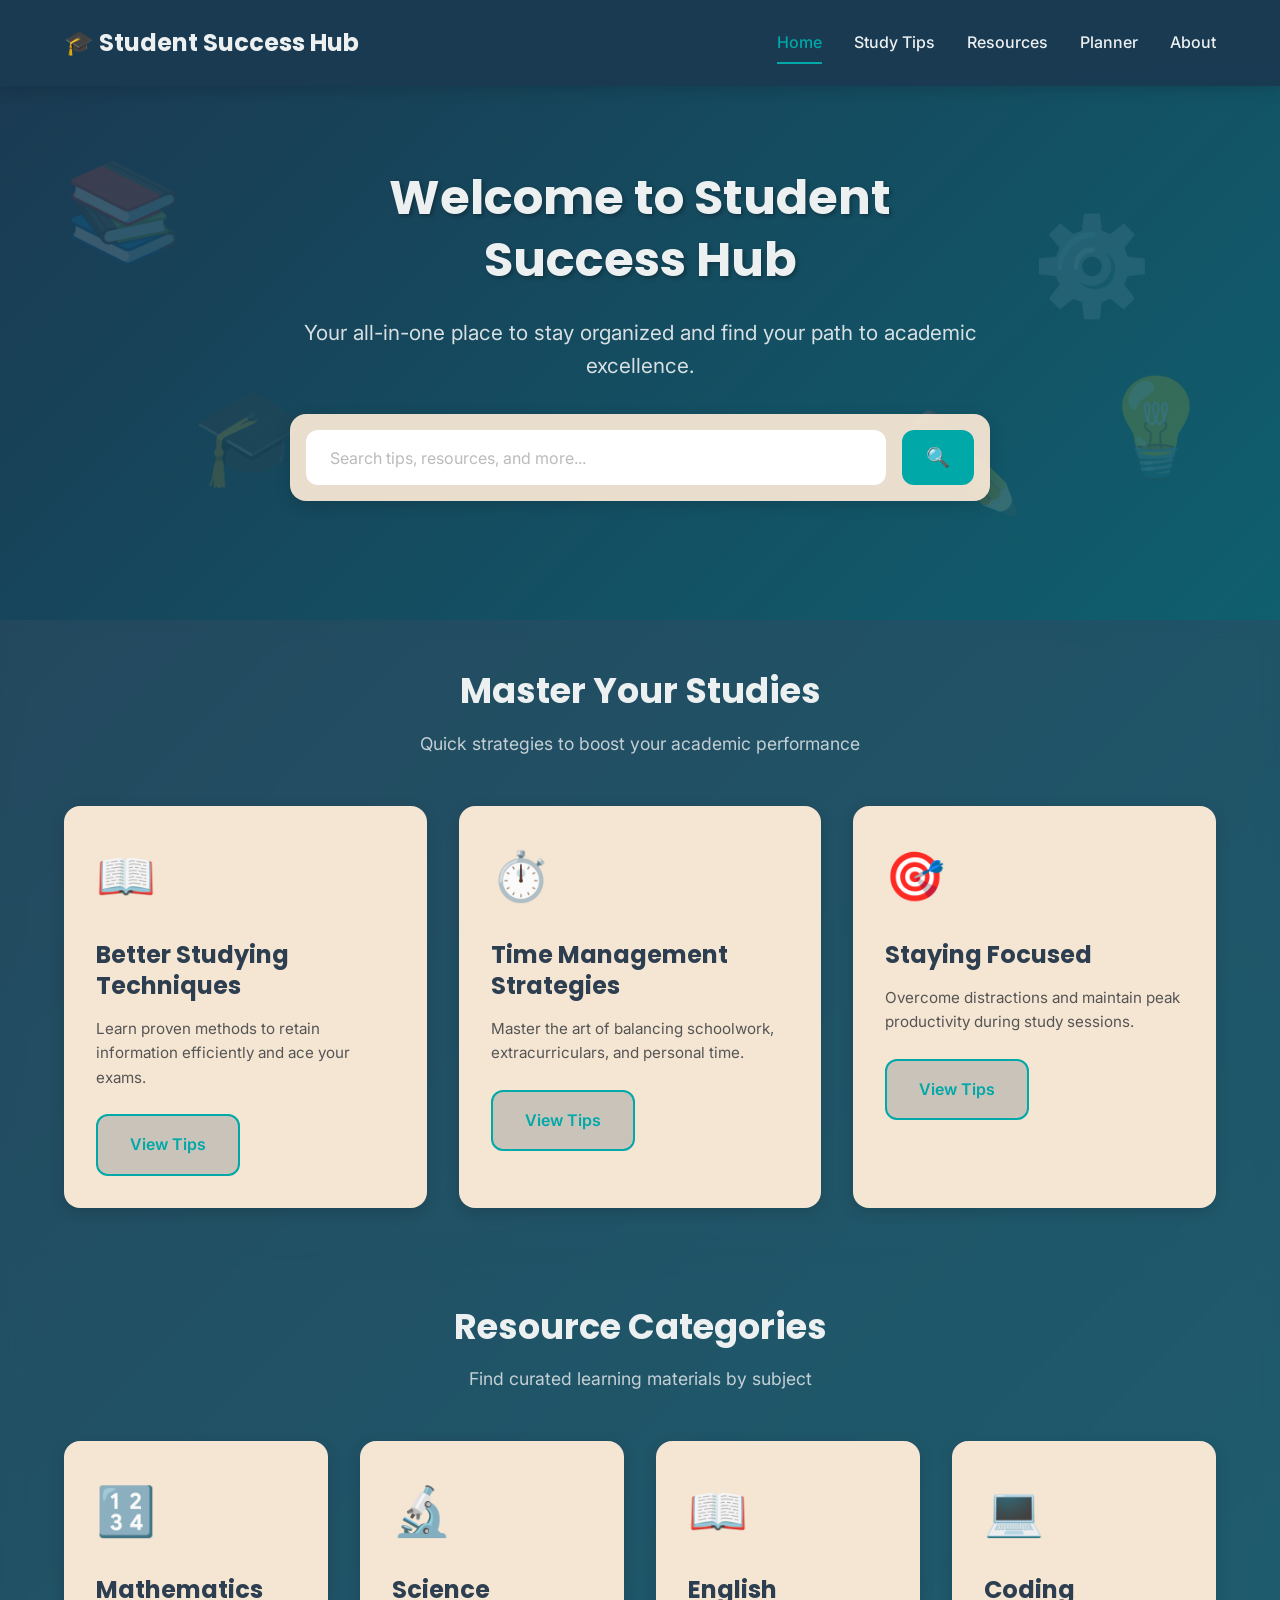
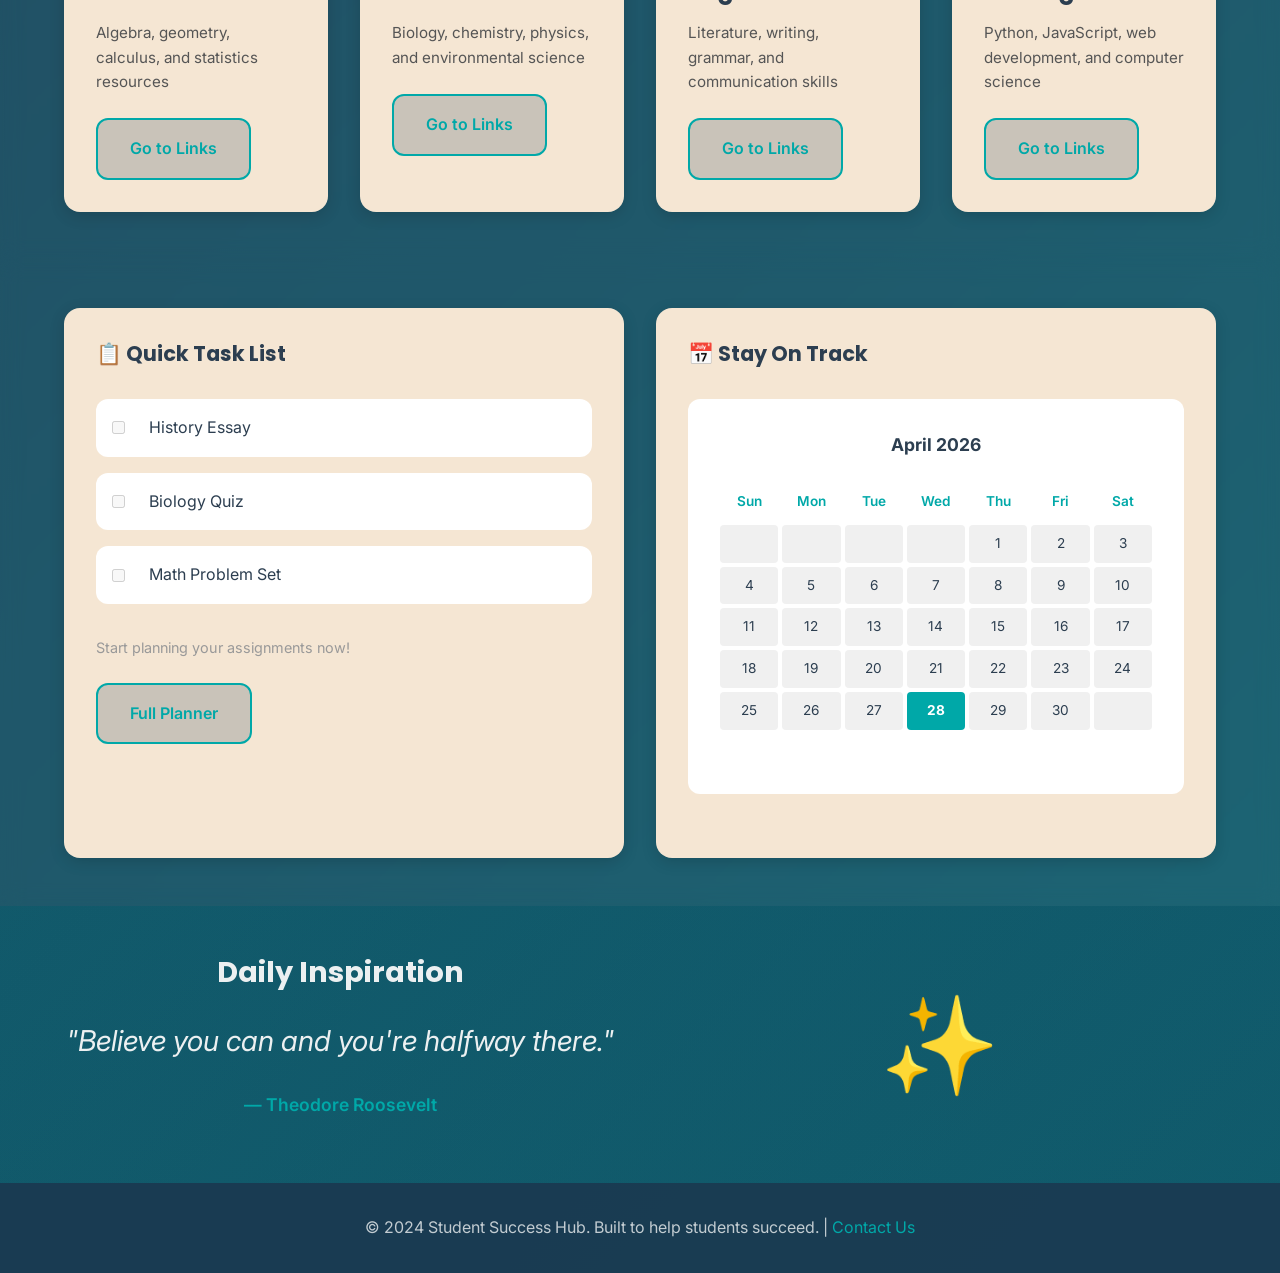
<file: index.html>
<!DOCTYPE html>
<html lang="en">
<head>
    <meta charset="UTF-8">
    <meta name="viewport" content="width=device-width, initial-scale=1.0">
    <title>Student Success Hub - Your Path to Academic Excellence</title>
    <link href="https://fonts.googleapis.com/css2?family=Poppins:wght@400;600;700&family=Inter:wght@400;500&display=swap" rel="stylesheet">
    <link rel="stylesheet" href="css/style.css">
</head>
<body>
    <!-- Navigation Bar -->
    <nav class="navbar" id="navbar">
        <div class="nav-container">
            <a href="index.html" class="logo">🎓 Student Success Hub</a>
            <ul class="nav-links">
                <li><a href="index.html" class="nav-link active" data-page="home">Home</a></li>
                <li><a href="study-tips.html" class="nav-link" data-page="tips">Study Tips</a></li>
                <li><a href="resources.html" class="nav-link" data-page="resources">Resources</a></li>
                <li><a href="planner.html" class="nav-link" data-page="planner">Planner</a></li>
                <li><a href="about.html" class="nav-link" data-page="about">About</a></li>
            </ul>
        </div>
    </nav>

    <!-- Hero Section -->
    <section class="hero">
        <div class="hero-content">
            <h1 class="hero-title">Welcome to Student Success Hub</h1>
            <p class="hero-subtitle">Your all-in-one place to stay organized and find your path to academic excellence.</p>
            
            <!-- Search Bar -->
            <div class="search-bar">
                <input type="text" placeholder="Search tips, resources, and more..." class="search-input">
                <button class="search-btn">🔍</button>
            </div>
        </div>
        
        <!-- Background Icons -->
        <div class="hero-icons">
            <span class="icon-bg">📚</span>
            <span class="icon-bg">⚙️</span>
            <span class="icon-bg">🎓</span>
            <span class="icon-bg">✏️</span>
            <span class="icon-bg">💡</span>
        </div>
    </section>

    <!-- Study Tips Preview Section -->
    <section class="section study-tips-preview">
        <div class="container">
            <h2 class="section-title">Master Your Studies</h2>
            <p class="section-subtitle">Quick strategies to boost your academic performance</p>
            
            <div class="cards-grid">
                <!-- Card 1 -->
                <div class="card">
                    <div class="card-icon">📖</div>
                    <h3>Better Studying Techniques</h3>
                    <p>Learn proven methods to retain information efficiently and ace your exams.</p>
                    <a href="study-tips.html#techniques" class="btn-secondary">View Tips</a>
                </div>

                <!-- Card 2 -->
                <div class="card">
                    <div class="card-icon">⏱️</div>
                    <h3>Time Management Strategies</h3>
                    <p>Master the art of balancing schoolwork, extracurriculars, and personal time.</p>
                    <a href="study-tips.html#time-management" class="btn-secondary">View Tips</a>
                </div>

                <!-- Card 3 -->
                <div class="card">
                    <div class="card-icon">🎯</div>
                    <h3>Staying Focused</h3>
                    <p>Overcome distractions and maintain peak productivity during study sessions.</p>
                    <a href="study-tips.html#focus" class="btn-secondary">View Tips</a>
                </div>
            </div>
        </div>
    </section>

    <!-- Featured Resources Section -->
    <section class="section featured-resources">
        <div class="container">
            <h2 class="section-title">Resource Categories</h2>
            <p class="section-subtitle">Find curated learning materials by subject</p>
            
            <div class="cards-grid">
                <!-- Math Resources -->
                <div class="resource-card">
                    <div class="resource-icon">🔢</div>
                    <h3>Mathematics</h3>
                    <p>Algebra, geometry, calculus, and statistics resources</p>
                    <a href="resources.html#math" class="btn-secondary">Go to Links</a>
                </div>

                <!-- Science Resources -->
                <div class="resource-card">
                    <div class="resource-icon">🔬</div>
                    <h3>Science</h3>
                    <p>Biology, chemistry, physics, and environmental science</p>
                    <a href="resources.html#science" class="btn-secondary">Go to Links</a>
                </div>

                <!-- English Resources -->
                <div class="resource-card">
                    <div class="resource-icon">📖</div>
                    <h3>English</h3>
                    <p>Literature, writing, grammar, and communication skills</p>
                    <a href="resources.html#english" class="btn-secondary">Go to Links</a>
                </div>

                <!-- Coding Resources -->
                <div class="resource-card">
                    <div class="resource-icon">💻</div>
                    <h3>Coding</h3>
                    <p>Python, JavaScript, web development, and computer science</p>
                    <a href="resources.html#coding" class="btn-secondary">Go to Links</a>
                </div>
            </div>
        </div>
    </section>

    <!-- Assignments & Planner Preview -->
    <section class="section assignments-preview">
        <div class="container">
            <div class="split-layout">
                <!-- Planner Preview -->
                <div class="planner-preview">
                    <h3 class="card-title">📋 Quick Task List</h3>
                    <div class="task-list-preview">
                        <div class="task-item-preview">
                            <input type="checkbox" disabled> History Essay
                        </div>
                        <div class="task-item-preview">
                            <input type="checkbox" disabled> Biology Quiz
                        </div>
                        <div class="task-item-preview">
                            <input type="checkbox" disabled> Math Problem Set
                        </div>
                    </div>
                    <p class="preview-note">Start planning your assignments now!</p>
                    <a href="planner.html" class="btn-secondary">Full Planner</a>
                </div>

                <!-- Calendar Preview -->
                <div class="calendar-preview">
                    <h3 class="card-title">📅 Stay On Track</h3>
                    <div class="mini-calendar">
                        <div class="calendar-month">April 2026</div>
                        <div class="calendar-grid">
                            <div class="calendar-day">Sun</div>
                            <div class="calendar-day">Mon</div>
                            <div class="calendar-day">Tue</div>
                            <div class="calendar-day">Wed</div>
                            <div class="calendar-day">Thu</div>
                            <div class="calendar-day">Fri</div>
                            <div class="calendar-day">Sat</div>
                            
                            <div></div><div></div><div></div><div></div><div>1</div><div>2</div><div>3</div>
                            <div>4</div><div>5</div><div>6</div><div>7</div><div>8</div><div>9</div><div>10</div>
                            <div>11</div><div>12</div><div>13</div><div>14</div><div>15</div><div>16</div><div>17</div>
                            <div>18</div><div>19</div><div>20</div><div>21</div><div>22</div><div>23</div><div>24</div>
                            <div>25</div><div>26</div><div>27</div><div class="today">28</div><div>29</div><div>30</div><div></div>
                        </div>
                    </div>
                </div>
            </div>
        </div>
    </section>

    <!-- Motivation Section -->
    <section class="section motivation">
        <div class="container motivation-content">
            <div class="motivation-text">
                <h3 class="motivation-title">Daily Inspiration</h3>
                <blockquote class="motivation-quote">
                    "Believe you can and you're halfway there."
                </blockquote>
                <p class="motivation-author">— Theodore Roosevelt</p>
            </div>
            <div class="motivation-visual">
                <div class="motivation-icon">✨</div>
            </div>
        </div>
    </section>

    <!-- Footer -->
    <footer class="footer">
        <div class="container">
            <p>&copy; 2024 Student Success Hub. Built to help students succeed. | <a href="about.html">Contact Us</a></p>
        </div>
    </footer>

    <script src="js/script.js"></script>
</body>
</html>
</file>
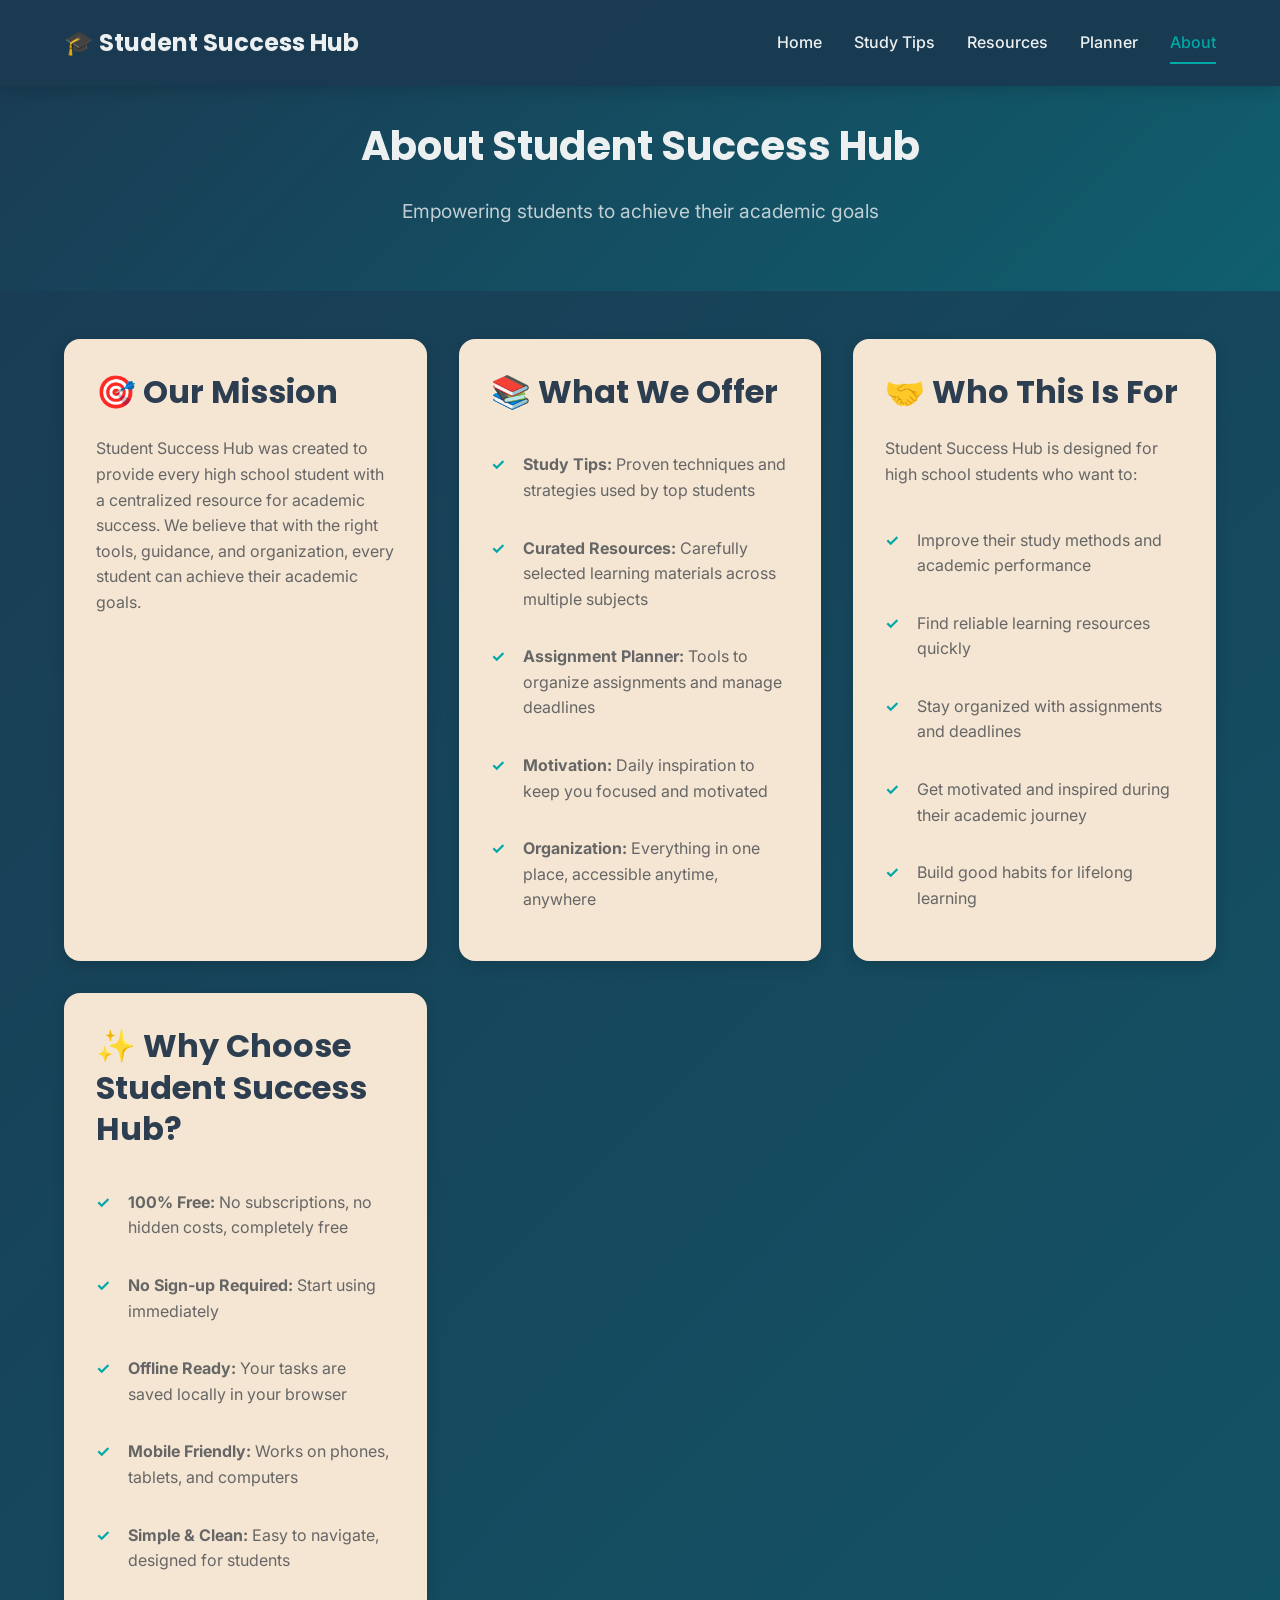
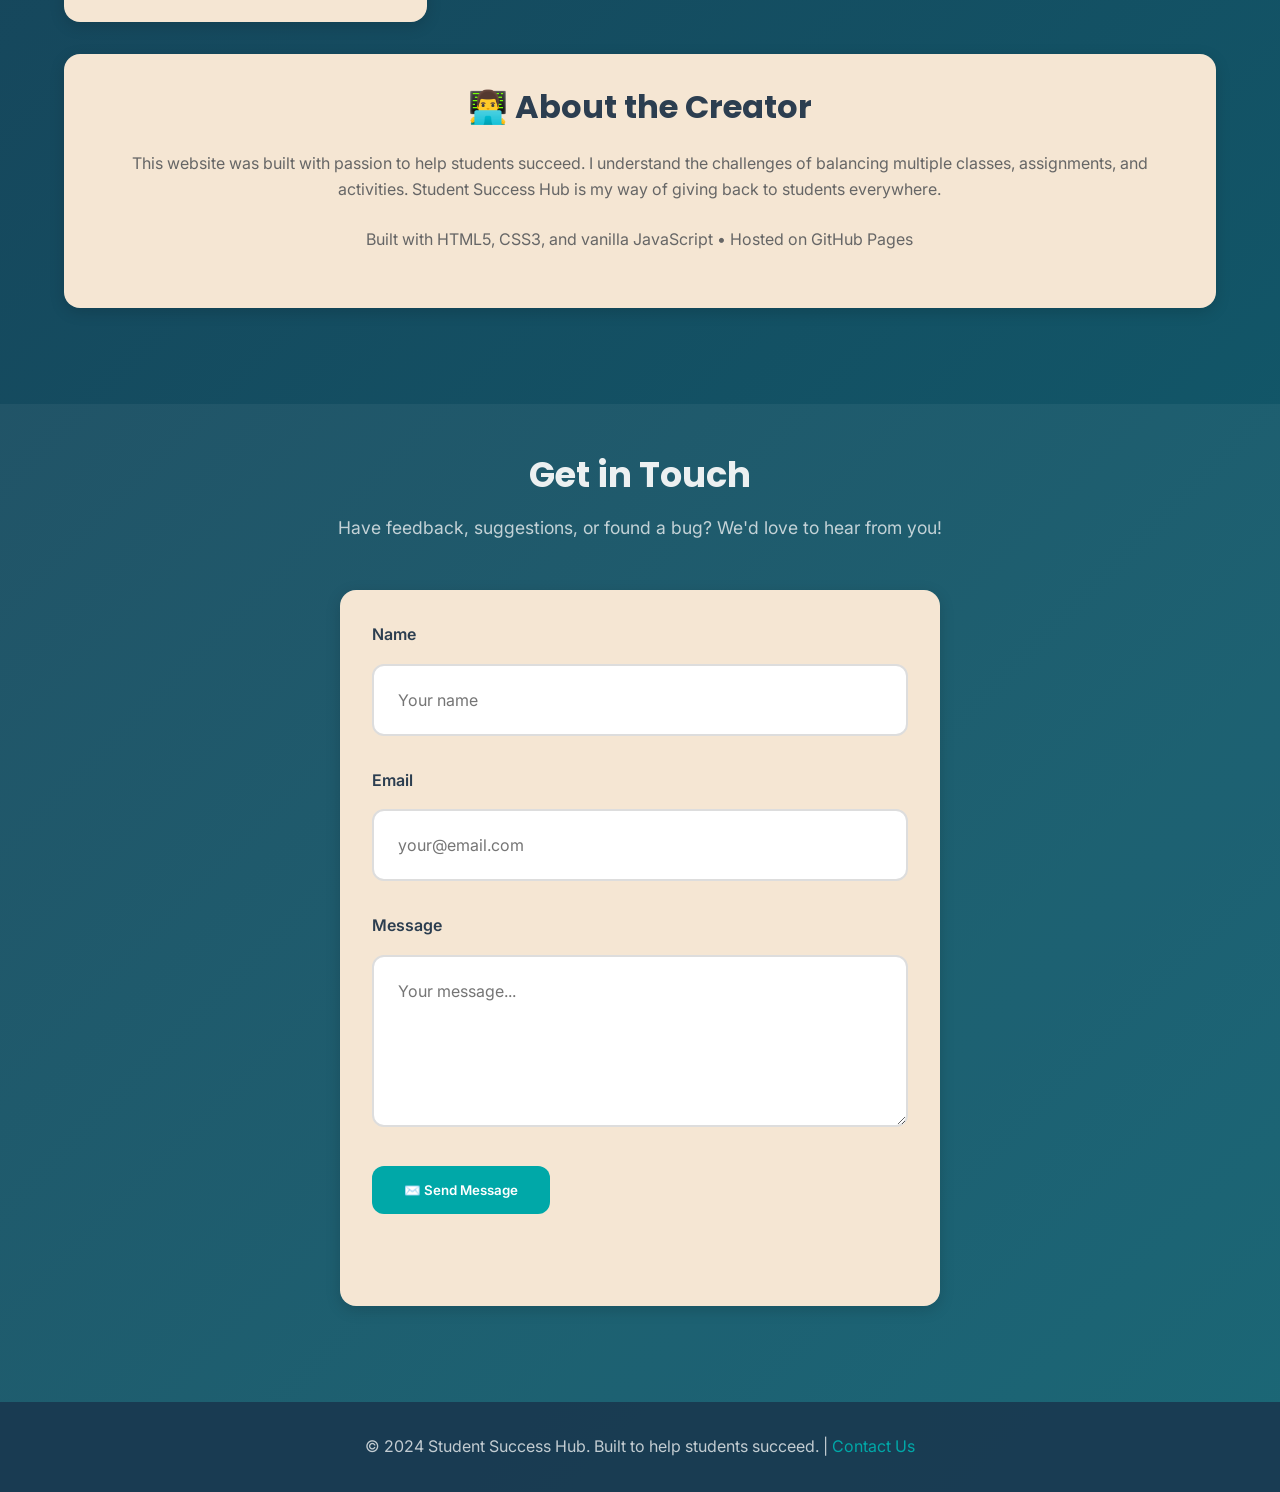
<file: about.html>
<!DOCTYPE html>
<html lang="en">
<head>
    <meta charset="UTF-8">
    <meta name="viewport" content="width=device-width, initial-scale=1.0">
    <title>About - Student Success Hub</title>
    <link href="https://fonts.googleapis.com/css2?family=Poppins:wght@400;600;700&family=Inter:wght@400;500&display=swap" rel="stylesheet">
    <link rel="stylesheet" href="css/style.css">
</head>
<body>
    <!-- Navigation Bar -->
    <nav class="navbar" id="navbar">
        <div class="nav-container">
            <a href="index.html" class="logo">🎓 Student Success Hub</a>
            <ul class="nav-links">
                <li><a href="index.html" class="nav-link" data-page="home">Home</a></li>
                <li><a href="study-tips.html" class="nav-link" data-page="tips">Study Tips</a></li>
                <li><a href="resources.html" class="nav-link" data-page="resources">Resources</a></li>
                <li><a href="planner.html" class="nav-link" data-page="planner">Planner</a></li>
                <li><a href="about.html" class="nav-link active" data-page="about">About</a></li>
            </ul>
        </div>
    </nav>

    <!-- Page Header -->
    <section class="page-header">
        <div class="container">
            <h1>About Student Success Hub</h1>
            <p>Empowering students to achieve their academic goals</p>
        </div>
    </section>

    <!-- Main Content -->
    <section class="section">
        <div class="container">
            <!-- About Section -->
            <div class="about-content">
                <div class="about-card">
                    <h2>🎯 Our Mission</h2>
                    <p>
                        Student Success Hub was created to provide every high school student with a centralized resource for academic success. 
                        We believe that with the right tools, guidance, and organization, every student can achieve their academic goals.
                    </p>
                </div>

                <div class="about-card">
                    <h2>📚 What We Offer</h2>
                    <ul class="about-list">
                        <li><strong>Study Tips:</strong> Proven techniques and strategies used by top students</li>
                        <li><strong>Curated Resources:</strong> Carefully selected learning materials across multiple subjects</li>
                        <li><strong>Assignment Planner:</strong> Tools to organize assignments and manage deadlines</li>
                        <li><strong>Motivation:</strong> Daily inspiration to keep you focused and motivated</li>
                        <li><strong>Organization:</strong> Everything in one place, accessible anytime, anywhere</li>
                    </ul>
                </div>

                <div class="about-card">
                    <h2>🤝 Who This Is For</h2>
                    <p>
                        Student Success Hub is designed for high school students who want to:
                    </p>
                    <ul class="about-list">
                        <li>Improve their study methods and academic performance</li>
                        <li>Find reliable learning resources quickly</li>
                        <li>Stay organized with assignments and deadlines</li>
                        <li>Get motivated and inspired during their academic journey</li>
                        <li>Build good habits for lifelong learning</li>
                    </ul>
                </div>

                <div class="about-card">
                    <h2>✨ Why Choose Student Success Hub?</h2>
                    <ul class="about-list">
                        <li><strong>100% Free:</strong> No subscriptions, no hidden costs, completely free</li>
                        <li><strong>No Sign-up Required:</strong> Start using immediately</li>
                        <li><strong>Offline Ready:</strong> Your tasks are saved locally in your browser</li>
                        <li><strong>Mobile Friendly:</strong> Works on phones, tablets, and computers</li>
                        <li><strong>Simple & Clean:</strong> Easy to navigate, designed for students</li>
                    </ul>
                </div>

                <div class="about-card creator">
                    <h2>👨‍💻 About the Creator</h2>
                    <p>
                        This website was built with passion to help students succeed. I understand the challenges of balancing 
                        multiple classes, assignments, and activities. Student Success Hub is my way of giving back to students everywhere.
                    </p>
                    <p>
                        Built with HTML5, CSS3, and vanilla JavaScript • Hosted on GitHub Pages
                    </p>
                </div>
            </div>
        </div>
    </section>

    <!-- Contact Section -->
    <section class="section contact-section">
        <div class="container">
            <h2 class="section-title">Get in Touch</h2>
            <p class="section-subtitle">Have feedback, suggestions, or found a bug? We'd love to hear from you!</p>
            
            <form class="contact-form" id="contactForm">
                <div class="form-group">
                    <label for="contactName">Name</label>
                    <input 
                        type="text" 
                        id="contactName" 
                        name="name" 
                        placeholder="Your name" 
                        required
                        aria-label="Your name"
                    >
                </div>

                <div class="form-group">
                    <label for="contactEmail">Email</label>
                    <input 
                        type="email" 
                        id="contactEmail" 
                        name="email" 
                        placeholder="your@email.com" 
                        required
                        aria-label="Your email"
                    >
                </div>

                <div class="form-group">
                    <label for="contactMessage">Message</label>
                    <textarea 
                        id="contactMessage" 
                        name="message" 
                        placeholder="Your message..." 
                        rows="6" 
                        required
                        aria-label="Your message"
                    ></textarea>
                </div>

                <button type="submit" class="btn-primary">✉️ Send Message</button>
                <p class="form-note" id="formNote"></p>
            </form>
        </div>
    </section>

    <!-- Footer -->
    <footer class="footer">
        <div class="container">
            <p>&copy; 2024 Student Success Hub. Built to help students succeed. | <a href="about.html">Contact Us</a></p>
        </div>
    </footer>

    <script src="js/script.js"></script>
</body>
</html>
</file>
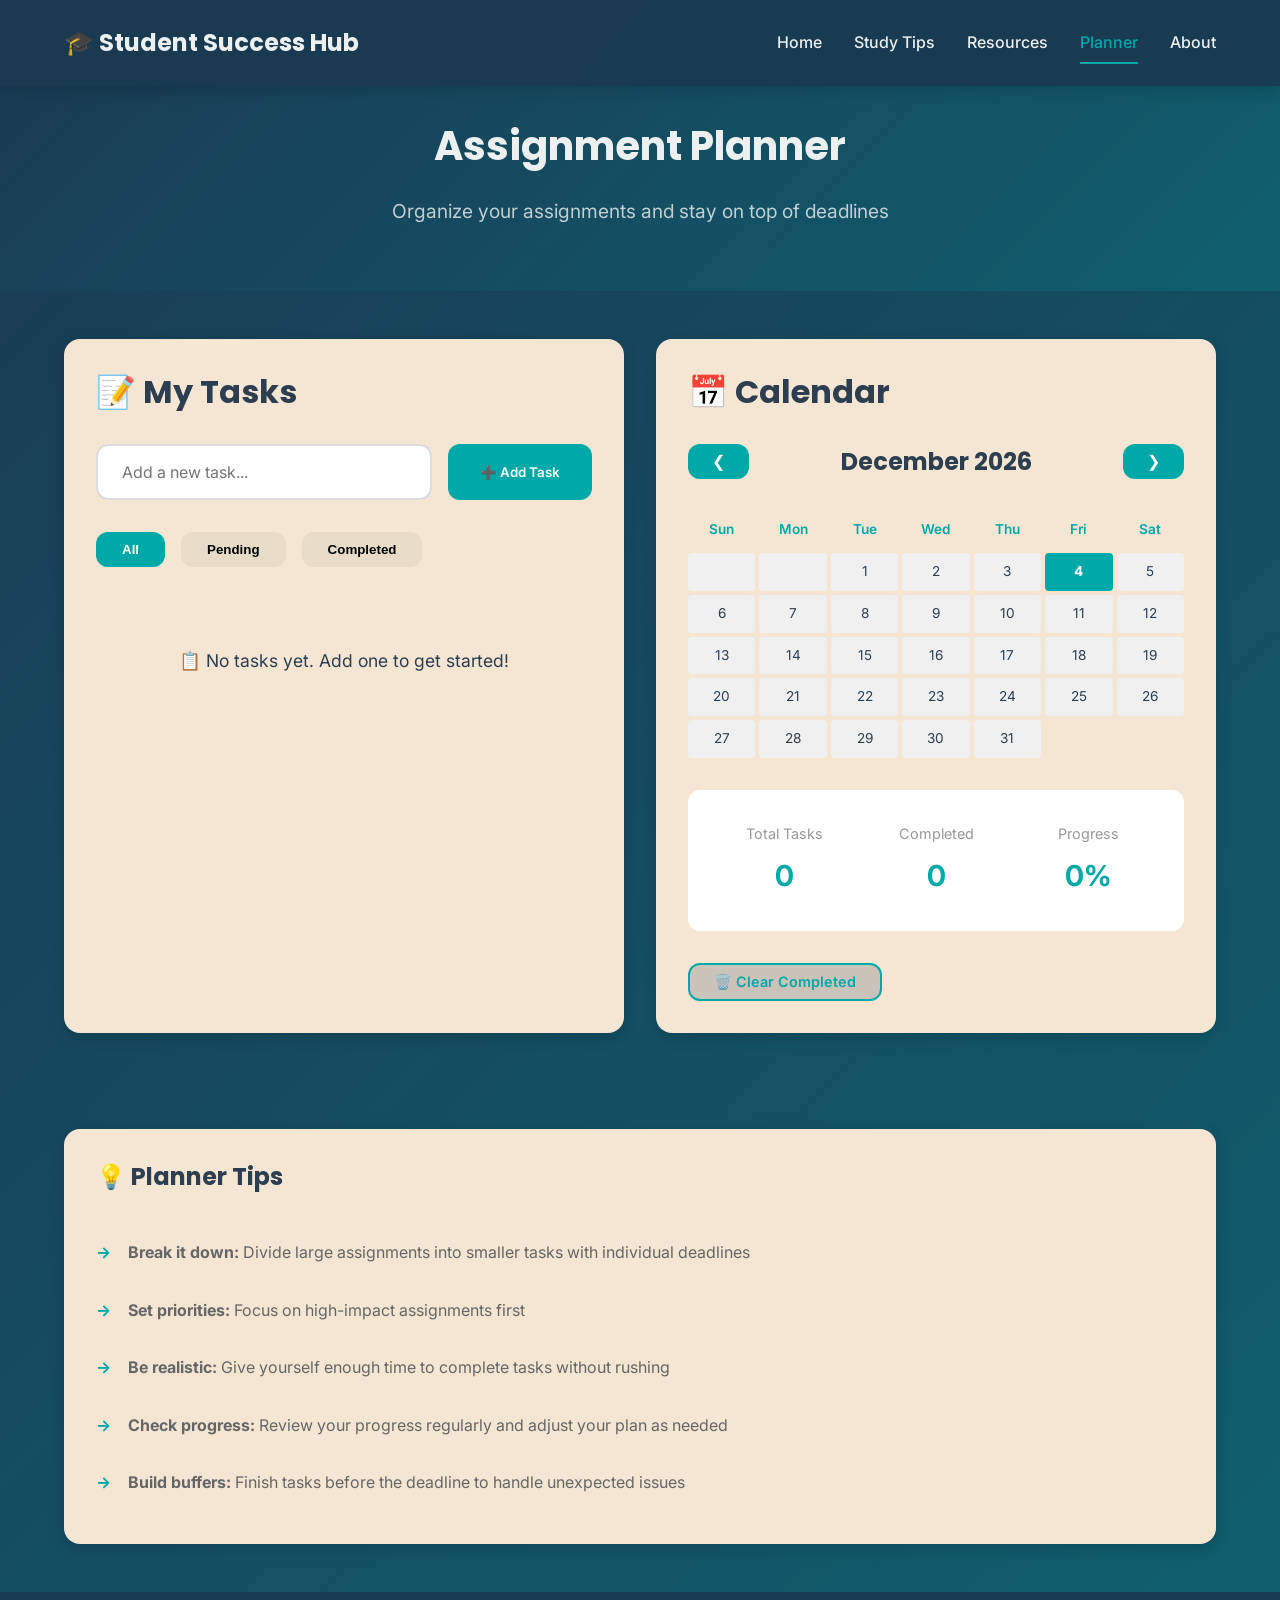
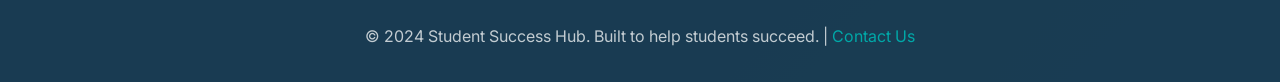
<file: planner.html>
<!DOCTYPE html>
<html lang="en">
<head>
    <meta charset="UTF-8">
    <meta name="viewport" content="width=device-width, initial-scale=1.0">
    <title>Assignment Planner - Student Success Hub</title>
    <link href="https://fonts.googleapis.com/css2?family=Poppins:wght@400;600;700&family=Inter:wght@400;500&display=swap" rel="stylesheet">
    <link rel="stylesheet" href="css/style.css">
</head>
<body>
    <!-- Navigation Bar -->
    <nav class="navbar" id="navbar">
        <div class="nav-container">
            <a href="index.html" class="logo">🎓 Student Success Hub</a>
            <ul class="nav-links">
                <li><a href="index.html" class="nav-link" data-page="home">Home</a></li>
                <li><a href="study-tips.html" class="nav-link" data-page="tips">Study Tips</a></li>
                <li><a href="resources.html" class="nav-link" data-page="resources">Resources</a></li>
                <li><a href="planner.html" class="nav-link active" data-page="planner">Planner</a></li>
                <li><a href="about.html" class="nav-link" data-page="about">About</a></li>
            </ul>
        </div>
    </nav>

    <!-- Page Header -->
    <section class="page-header">
        <div class="container">
            <h1>Assignment Planner</h1>
            <p>Organize your assignments and stay on top of deadlines</p>
        </div>
    </section>

    <!-- Main Content -->
    <section class="section">
        <div class="container">
            <div class="planner-layout">
                <!-- Task Management Panel -->
                <div class="planner-panel">
                    <div class="planner-card">
                        <h2>📝 My Tasks</h2>
                        
                        <!-- Add Task Form -->
                        <div class="add-task-form">
                            <input 
                                type="text" 
                                id="taskInput" 
                                class="task-input" 
                                placeholder="Add a new task..." 
                                aria-label="Enter a new task"
                            >
                            <button id="addTaskBtn" class="btn-primary" aria-label="Add task">➕ Add Task</button>
                        </div>

                        <!-- Task Filters -->
                        <div class="task-filters">
                            <button class="filter-btn active" data-filter="all">All</button>
                            <button class="filter-btn" data-filter="pending">Pending</button>
                            <button class="filter-btn" data-filter="completed">Completed</button>
                        </div>

                        <!-- Task List -->
                        <div class="task-list" id="taskList">
                            <!-- Tasks will be dynamically added here -->
                        </div>

                        <!-- Empty State -->
                        <div class="empty-state" id="emptyState">
                            <p>📋 No tasks yet. Add one to get started!</p>
                        </div>
                    </div>
                </div>

                <!-- Calendar Panel -->
                <div class="calendar-panel">
                    <div class="planner-card">
                        <h2>📅 Calendar</h2>
                        
                        <!-- Month Navigation -->
                        <div class="calendar-nav">
                            <button id="prevMonth" class="month-nav-btn" aria-label="Previous month">❮</button>
                            <h3 id="currentMonth" class="current-month">April 2026</h3>
                            <button id="nextMonth" class="month-nav-btn" aria-label="Next month">❯</button>
                        </div>

                        <!-- Calendar Grid -->
                        <div class="calendar-grid" id="calendar">
                            <!-- Calendar will be dynamically generated -->
                        </div>

                        <!-- Stats -->
                        <div class="task-stats">
                            <div class="stat">
                                <span class="stat-label">Total Tasks</span>
                                <span class="stat-value" id="totalTasks">0</span>
                            </div>
                            <div class="stat">
                                <span class="stat-label">Completed</span>
                                <span class="stat-value" id="completedTasks">0</span>
                            </div>
                            <div class="stat">
                                <span class="stat-label">Progress</span>
                                <span class="stat-value" id="progressPercent">0%</span>
                            </div>
                        </div>

                        <!-- Clear Completed Button -->
                        <button id="clearCompletedBtn" class="btn-secondary btn-small">🗑️ Clear Completed</button>
                    </div>
                </div>
            </div>
        </div>
    </section>

    <!-- Tips Card -->
    <section class="section">
        <div class="container">
            <div class="tips-card-full">
                <h3>💡 Planner Tips</h3>
                <ul class="tips-list">
                    <li><strong>Break it down:</strong> Divide large assignments into smaller tasks with individual deadlines</li>
                    <li><strong>Set priorities:</strong> Focus on high-impact assignments first</li>
                    <li><strong>Be realistic:</strong> Give yourself enough time to complete tasks without rushing</li>
                    <li><strong>Check progress:</strong> Review your progress regularly and adjust your plan as needed</li>
                    <li><strong>Build buffers:</strong> Finish tasks before the deadline to handle unexpected issues</li>
                </ul>
            </div>
        </div>
    </section>

    <!-- Footer -->
    <footer class="footer">
        <div class="container">
            <p>&copy; 2024 Student Success Hub. Built to help students succeed. | <a href="about.html">Contact Us</a></p>
        </div>
    </footer>

    <script src="js/script.js"></script>
</body>
</html>
</file>
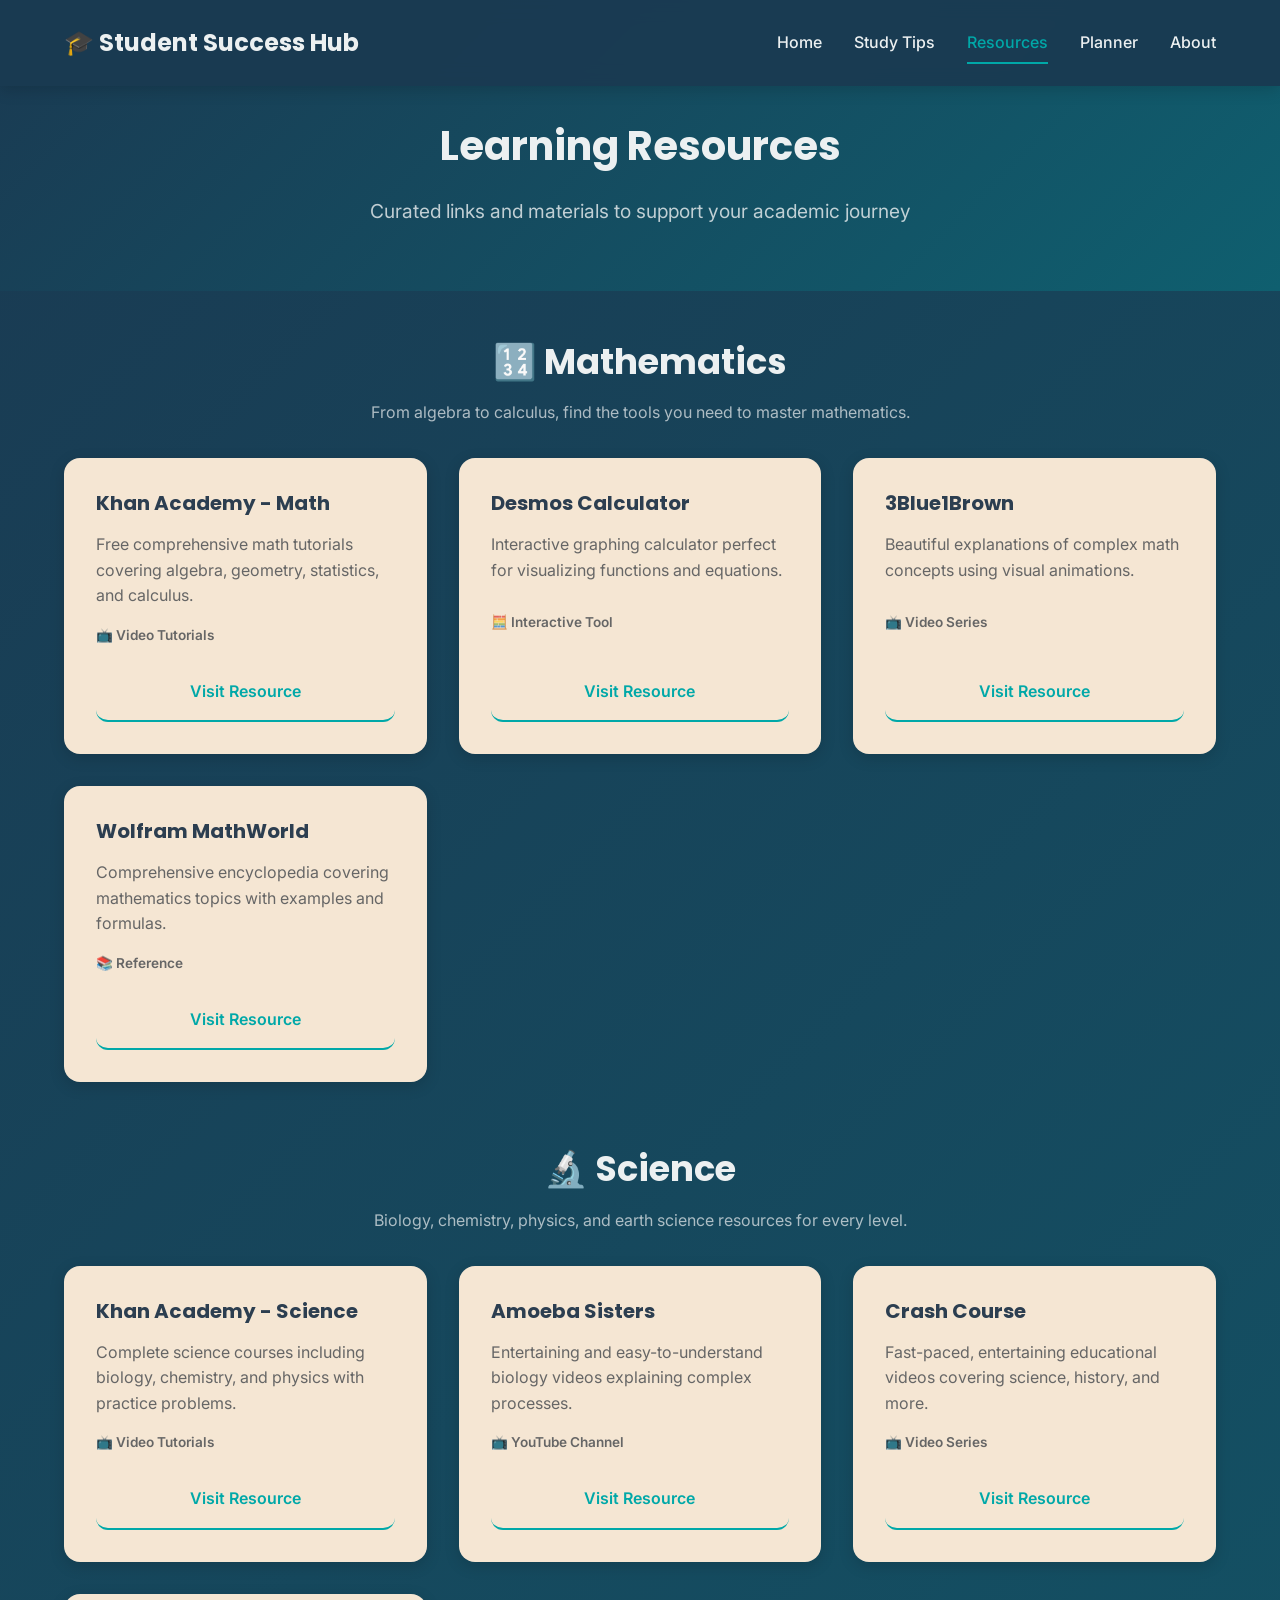
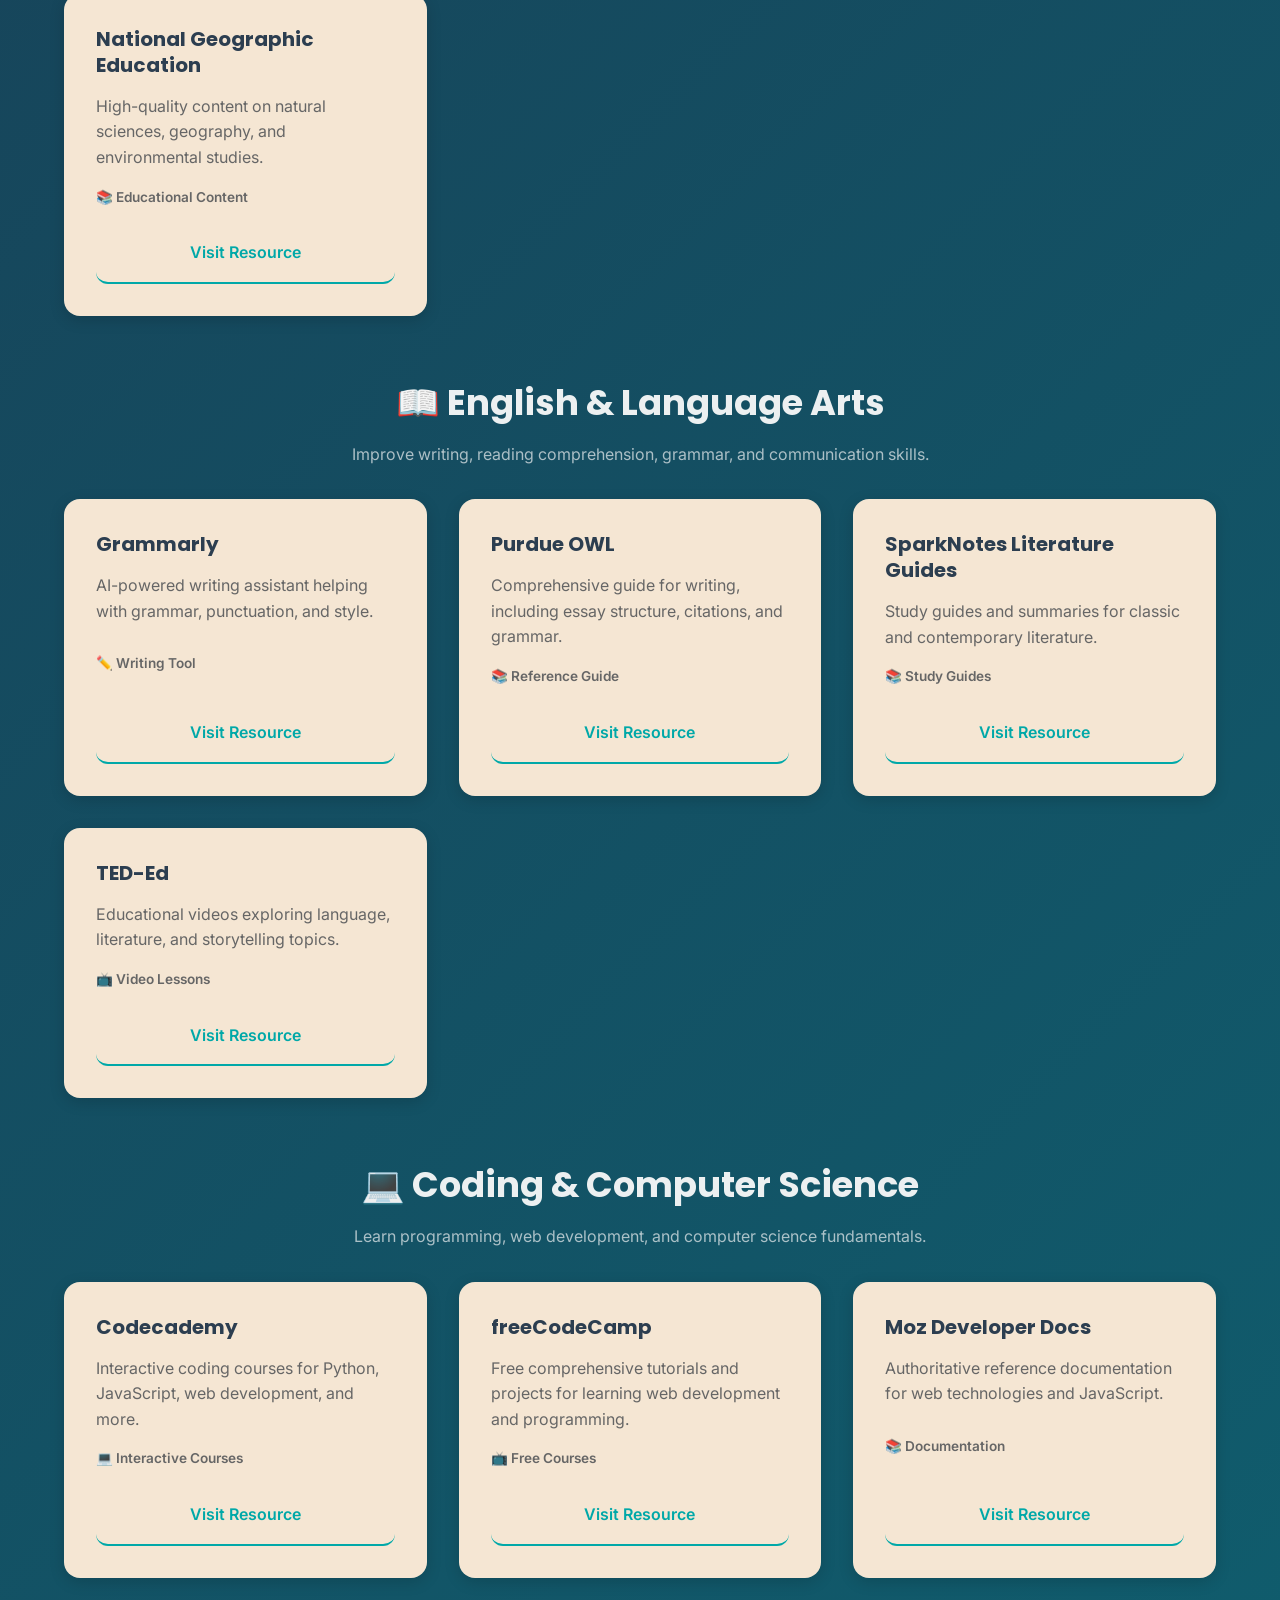
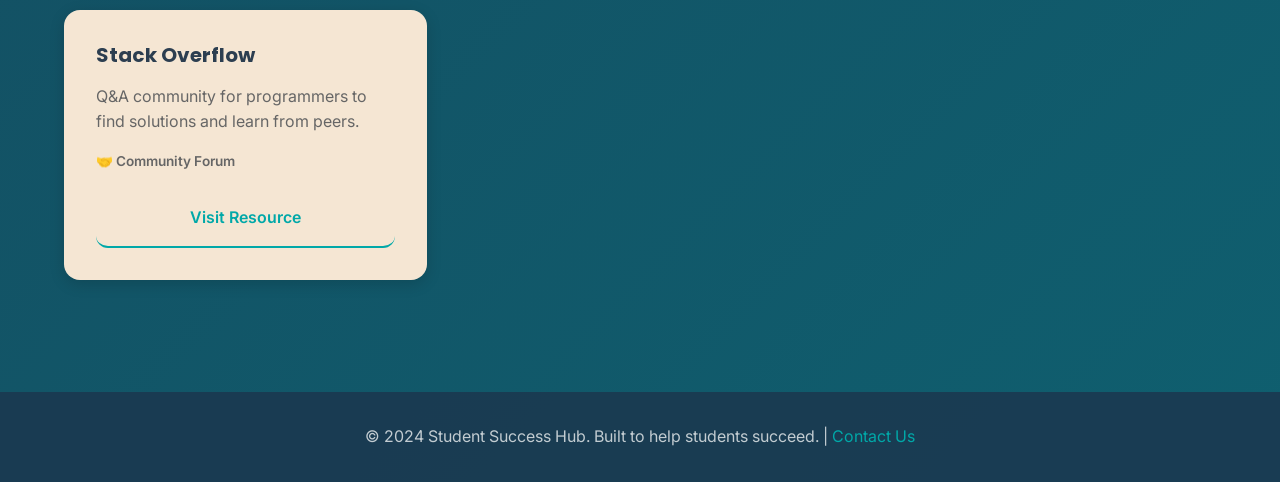
<file: resources.html>
<!DOCTYPE html>
<html lang="en">
<head>
    <meta charset="UTF-8">
    <meta name="viewport" content="width=device-width, initial-scale=1.0">
    <title>Resources - Student Success Hub</title>
    <link href="https://fonts.googleapis.com/css2?family=Poppins:wght@400;600;700&family=Inter:wght@400;500&display=swap" rel="stylesheet">
    <link rel="stylesheet" href="css/style.css">
</head>
<body>
    <!-- Navigation Bar -->
    <nav class="navbar" id="navbar">
        <div class="nav-container">
            <a href="index.html" class="logo">🎓 Student Success Hub</a>
            <ul class="nav-links">
                <li><a href="index.html" class="nav-link" data-page="home">Home</a></li>
                <li><a href="study-tips.html" class="nav-link" data-page="tips">Study Tips</a></li>
                <li><a href="resources.html" class="nav-link active" data-page="resources">Resources</a></li>
                <li><a href="planner.html" class="nav-link" data-page="planner">Planner</a></li>
                <li><a href="about.html" class="nav-link" data-page="about">About</a></li>
            </ul>
        </div>
    </nav>

    <!-- Page Header -->
    <section class="page-header">
        <div class="container">
            <h1>Learning Resources</h1>
            <p>Curated links and materials to support your academic journey</p>
        </div>
    </section>

    <!-- Main Content -->
    <section class="section">
        <div class="container">
            <!-- Mathematics Resources -->
            <div id="math" class="resource-section">
                <h2 class="section-title">🔢 Mathematics</h2>
                <p class="section-description">From algebra to calculus, find the tools you need to master mathematics.</p>
                
                <div class="resource-links-grid">
                    <div class="resource-link-card">
                        <h4>Khan Academy - Math</h4>
                        <p>Free comprehensive math tutorials covering algebra, geometry, statistics, and calculus.</p>
                        <p class="resource-type">📺 Video Tutorials</p>
                        <a href="https://www.khanacademy.org/math" target="_blank" class="btn-link">Visit Resource</a>
                    </div>

                    <div class="resource-link-card">
                        <h4>Desmos Calculator</h4>
                        <p>Interactive graphing calculator perfect for visualizing functions and equations.</p>
                        <p class="resource-type">🧮 Interactive Tool</p>
                        <a href="https://www.desmos.com" target="_blank" class="btn-link">Visit Resource</a>
                    </div>

                    <div class="resource-link-card">
                        <h4>3Blue1Brown</h4>
                        <p>Beautiful explanations of complex math concepts using visual animations.</p>
                        <p class="resource-type">📺 Video Series</p>
                        <a href="https://www.3blue1brown.com" target="_blank" class="btn-link">Visit Resource</a>
                    </div>

                    <div class="resource-link-card">
                        <h4>Wolfram MathWorld</h4>
                        <p>Comprehensive encyclopedia covering mathematics topics with examples and formulas.</p>
                        <p class="resource-type">📚 Reference</p>
                        <a href="https://mathworld.wolfram.com" target="_blank" class="btn-link">Visit Resource</a>
                    </div>
                </div>
            </div>

            <!-- Science Resources -->
            <div id="science" class="resource-section">
                <h2 class="section-title">🔬 Science</h2>
                <p class="section-description">Biology, chemistry, physics, and earth science resources for every level.</p>
                
                <div class="resource-links-grid">
                    <div class="resource-link-card">
                        <h4>Khan Academy - Science</h4>
                        <p>Complete science courses including biology, chemistry, and physics with practice problems.</p>
                        <p class="resource-type">📺 Video Tutorials</p>
                        <a href="https://www.khanacademy.org/science" target="_blank" class="btn-link">Visit Resource</a>
                    </div>

                    <div class="resource-link-card">
                        <h4>Amoeba Sisters</h4>
                        <p>Entertaining and easy-to-understand biology videos explaining complex processes.</p>
                        <p class="resource-type">📺 YouTube Channel</p>
                        <a href="https://www.youtube.com/amoebasisters" target="_blank" class="btn-link">Visit Resource</a>
                    </div>

                    <div class="resource-link-card">
                        <h4>Crash Course</h4>
                        <p>Fast-paced, entertaining educational videos covering science, history, and more.</p>
                        <p class="resource-type">📺 Video Series</p>
                        <a href="https://www.crashcourse.org" target="_blank" class="btn-link">Visit Resource</a>
                    </div>

                    <div class="resource-link-card">
                        <h4>National Geographic Education</h4>
                        <p>High-quality content on natural sciences, geography, and environmental studies.</p>
                        <p class="resource-type">📚 Educational Content</p>
                        <a href="https://education.nationalgeographic.org" target="_blank" class="btn-link">Visit Resource</a>
                    </div>
                </div>
            </div>

            <!-- English & Language Arts -->
            <div id="english" class="resource-section">
                <h2 class="section-title">📖 English & Language Arts</h2>
                <p class="section-description">Improve writing, reading comprehension, grammar, and communication skills.</p>
                
                <div class="resource-links-grid">
                    <div class="resource-link-card">
                        <h4>Grammarly</h4>
                        <p>AI-powered writing assistant helping with grammar, punctuation, and style.</p>
                        <p class="resource-type">✏️ Writing Tool</p>
                        <a href="https://www.grammarly.com" target="_blank" class="btn-link">Visit Resource</a>
                    </div>

                    <div class="resource-link-card">
                        <h4>Purdue OWL</h4>
                        <p>Comprehensive guide for writing, including essay structure, citations, and grammar.</p>
                        <p class="resource-type">📚 Reference Guide</p>
                        <a href="https://owl.purdue.edu" target="_blank" class="btn-link">Visit Resource</a>
                    </div>

                    <div class="resource-link-card">
                        <h4>SparkNotes Literature Guides</h4>
                        <p>Study guides and summaries for classic and contemporary literature.</p>
                        <p class="resource-type">📚 Study Guides</p>
                        <a href="https://www.sparknotes.com" target="_blank" class="btn-link">Visit Resource</a>
                    </div>

                    <div class="resource-link-card">
                        <h4>TED-Ed</h4>
                        <p>Educational videos exploring language, literature, and storytelling topics.</p>
                        <p class="resource-type">📺 Video Lessons</p>
                        <a href="https://www.teded.com" target="_blank" class="btn-link">Visit Resource</a>
                    </div>
                </div>
            </div>

            <!-- Coding & Computer Science -->
            <div id="coding" class="resource-section">
                <h2 class="section-title">💻 Coding & Computer Science</h2>
                <p class="section-description">Learn programming, web development, and computer science fundamentals.</p>
                
                <div class="resource-links-grid">
                    <div class="resource-link-card">
                        <h4>Codecademy</h4>
                        <p>Interactive coding courses for Python, JavaScript, web development, and more.</p>
                        <p class="resource-type">💻 Interactive Courses</p>
                        <a href="https://www.codecademy.com" target="_blank" class="btn-link">Visit Resource</a>
                    </div>

                    <div class="resource-link-card">
                        <h4>freeCodeCamp</h4>
                        <p>Free comprehensive tutorials and projects for learning web development and programming.</p>
                        <p class="resource-type">📺 Free Courses</p>
                        <a href="https://www.freecodecamp.org" target="_blank" class="btn-link">Visit Resource</a>
                    </div>

                    <div class="resource-link-card">
                        <h4>Moz Developer Docs</h4>
                        <p>Authoritative reference documentation for web technologies and JavaScript.</p>
                        <p class="resource-type">📚 Documentation</p>
                        <a href="https://developer.mozilla.org" target="_blank" class="btn-link">Visit Resource</a>
                    </div>

                    <div class="resource-link-card">
                        <h4>Stack Overflow</h4>
                        <p>Q&A community for programmers to find solutions and learn from peers.</p>
                        <p class="resource-type">🤝 Community Forum</p>
                        <a href="https://stackoverflow.com" target="_blank" class="btn-link">Visit Resource</a>
                    </div>
                </div>
            </div>
        </div>
    </section>

    <!-- Footer -->
    <footer class="footer">
        <div class="container">
            <p>&copy; 2024 Student Success Hub. Built to help students succeed. | <a href="about.html">Contact Us</a></p>
        </div>
    </footer>

    <script src="js/script.js"></script>
</body>
</html>
</file>
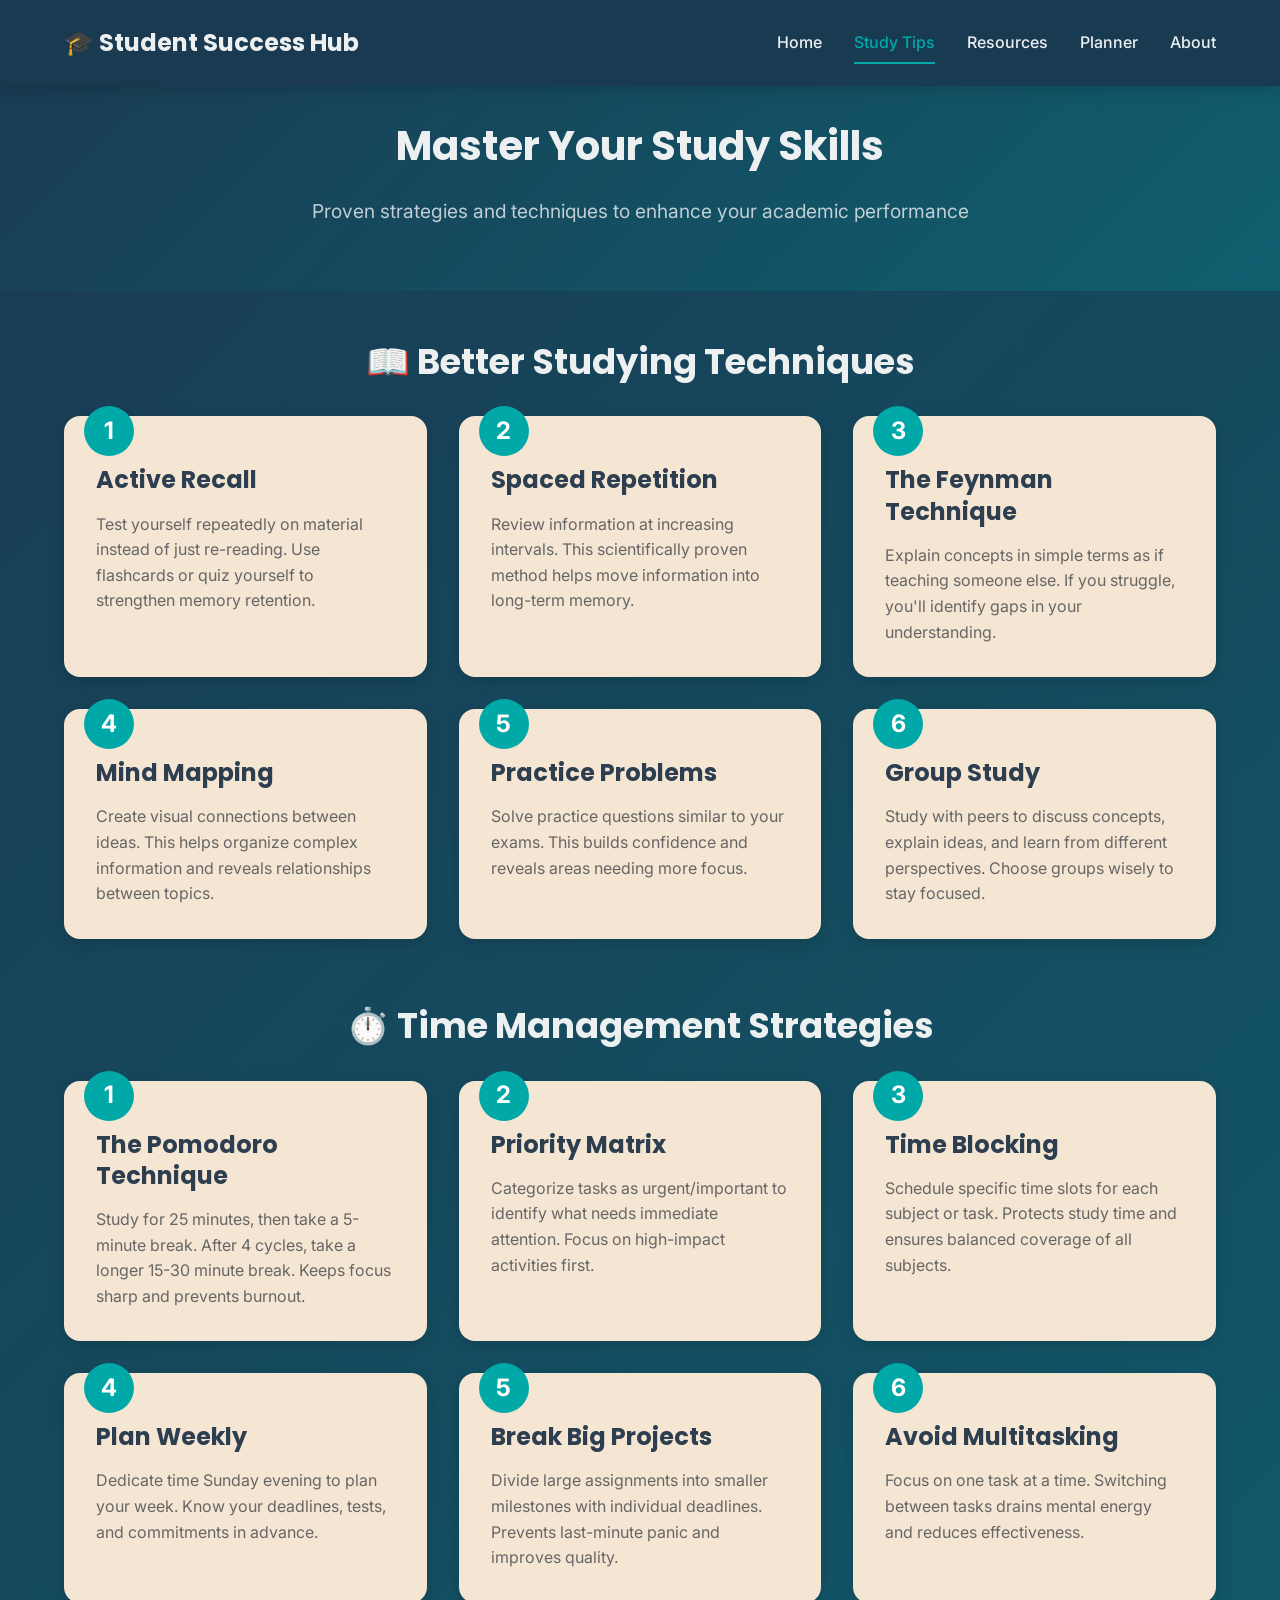
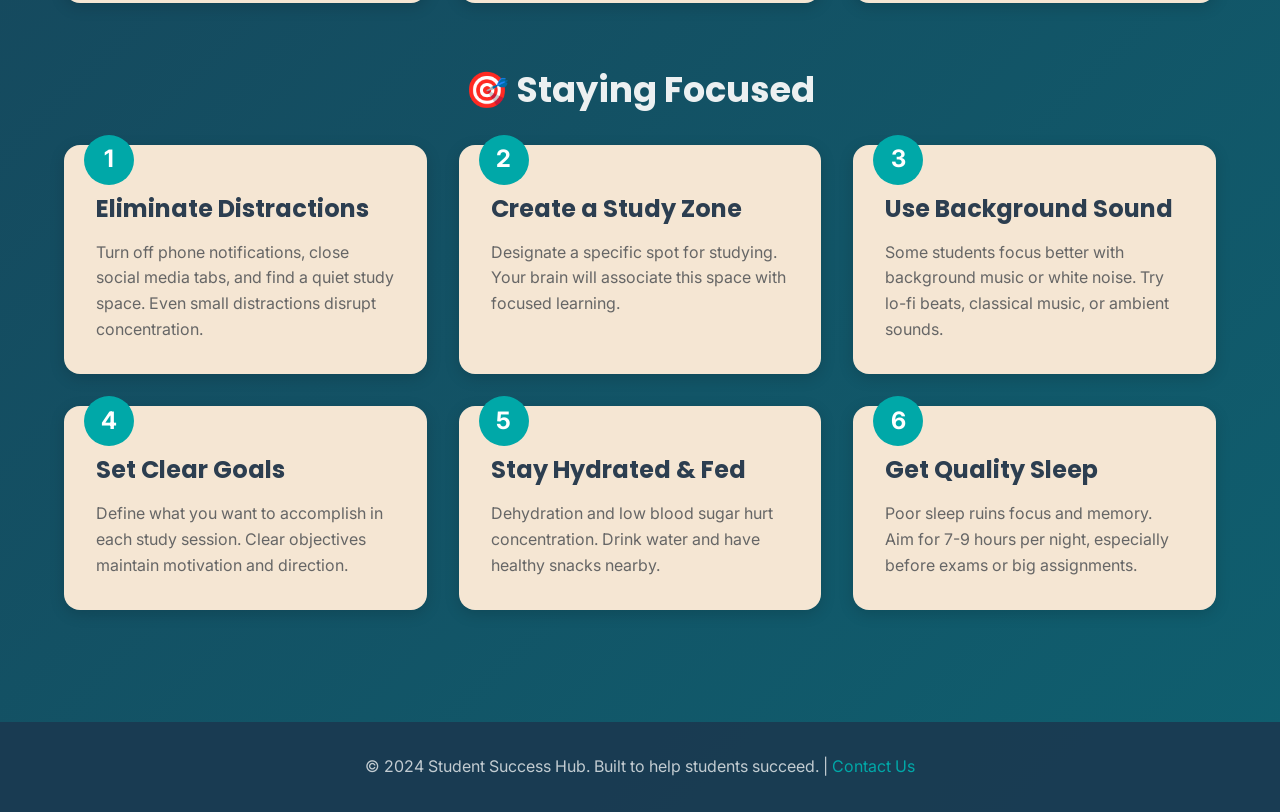
<file: study-tips.html>
<!DOCTYPE html>
<html lang="en">
<head>
    <meta charset="UTF-8">
    <meta name="viewport" content="width=device-width, initial-scale=1.0">
    <title>Study Tips - Student Success Hub</title>
    <link href="https://fonts.googleapis.com/css2?family=Poppins:wght@400;600;700&family=Inter:wght@400;500&display=swap" rel="stylesheet">
    <link rel="stylesheet" href="css/style.css">
</head>
<body>
    <!-- Navigation Bar -->
    <nav class="navbar" id="navbar">
        <div class="nav-container">
            <a href="index.html" class="logo">🎓 Student Success Hub</a>
            <ul class="nav-links">
                <li><a href="index.html" class="nav-link" data-page="home">Home</a></li>
                <li><a href="study-tips.html" class="nav-link active" data-page="tips">Study Tips</a></li>
                <li><a href="resources.html" class="nav-link" data-page="resources">Resources</a></li>
                <li><a href="planner.html" class="nav-link" data-page="planner">Planner</a></li>
                <li><a href="about.html" class="nav-link" data-page="about">About</a></li>
            </ul>
        </div>
    </nav>

    <!-- Page Header -->
    <section class="page-header">
        <div class="container">
            <h1>Master Your Study Skills</h1>
            <p>Proven strategies and techniques to enhance your academic performance</p>
        </div>
    </section>

    <!-- Main Content -->
    <section class="section">
        <div class="container">
            <!-- Study Techniques -->
            <div id="techniques" class="tip-section">
                <h2 class="section-title">📖 Better Studying Techniques</h2>
                
                <div class="tips-grid">
                    <div class="tip-card">
                        <div class="tip-number">1</div>
                        <h3>Active Recall</h3>
                        <p>Test yourself repeatedly on material instead of just re-reading. Use flashcards or quiz yourself to strengthen memory retention.</p>
                    </div>

                    <div class="tip-card">
                        <div class="tip-number">2</div>
                        <h3>Spaced Repetition</h3>
                        <p>Review information at increasing intervals. This scientifically proven method helps move information into long-term memory.</p>
                    </div>

                    <div class="tip-card">
                        <div class="tip-number">3</div>
                        <h3>The Feynman Technique</h3>
                        <p>Explain concepts in simple terms as if teaching someone else. If you struggle, you'll identify gaps in your understanding.</p>
                    </div>

                    <div class="tip-card">
                        <div class="tip-number">4</div>
                        <h3>Mind Mapping</h3>
                        <p>Create visual connections between ideas. This helps organize complex information and reveals relationships between topics.</p>
                    </div>

                    <div class="tip-card">
                        <div class="tip-number">5</div>
                        <h3>Practice Problems</h3>
                        <p>Solve practice questions similar to your exams. This builds confidence and reveals areas needing more focus.</p>
                    </div>

                    <div class="tip-card">
                        <div class="tip-number">6</div>
                        <h3>Group Study</h3>
                        <p>Study with peers to discuss concepts, explain ideas, and learn from different perspectives. Choose groups wisely to stay focused.</p>
                    </div>
                </div>
            </div>

            <!-- Time Management Tips -->
            <div id="time-management" class="tip-section">
                <h2 class="section-title">⏱️ Time Management Strategies</h2>
                
                <div class="tips-grid">
                    <div class="tip-card">
                        <div class="tip-number">1</div>
                        <h3>The Pomodoro Technique</h3>
                        <p>Study for 25 minutes, then take a 5-minute break. After 4 cycles, take a longer 15-30 minute break. Keeps focus sharp and prevents burnout.</p>
                    </div>

                    <div class="tip-card">
                        <div class="tip-number">2</div>
                        <h3>Priority Matrix</h3>
                        <p>Categorize tasks as urgent/important to identify what needs immediate attention. Focus on high-impact activities first.</p>
                    </div>

                    <div class="tip-card">
                        <div class="tip-number">3</div>
                        <h3>Time Blocking</h3>
                        <p>Schedule specific time slots for each subject or task. Protects study time and ensures balanced coverage of all subjects.</p>
                    </div>

                    <div class="tip-card">
                        <div class="tip-number">4</div>
                        <h3>Plan Weekly</h3>
                        <p>Dedicate time Sunday evening to plan your week. Know your deadlines, tests, and commitments in advance.</p>
                    </div>

                    <div class="tip-card">
                        <div class="tip-number">5</div>
                        <h3>Break Big Projects</h3>
                        <p>Divide large assignments into smaller milestones with individual deadlines. Prevents last-minute panic and improves quality.</p>
                    </div>

                    <div class="tip-card">
                        <div class="tip-number">6</div>
                        <h3>Avoid Multitasking</h3>
                        <p>Focus on one task at a time. Switching between tasks drains mental energy and reduces effectiveness.</p>
                    </div>
                </div>
            </div>

            <!-- Focus & Productivity -->
            <div id="focus" class="tip-section">
                <h2 class="section-title">🎯 Staying Focused</h2>
                
                <div class="tips-grid">
                    <div class="tip-card">
                        <div class="tip-number">1</div>
                        <h3>Eliminate Distractions</h3>
                        <p>Turn off phone notifications, close social media tabs, and find a quiet study space. Even small distractions disrupt concentration.</p>
                    </div>

                    <div class="tip-card">
                        <div class="tip-number">2</div>
                        <h3>Create a Study Zone</h3>
                        <p>Designate a specific spot for studying. Your brain will associate this space with focused learning.</p>
                    </div>

                    <div class="tip-card">
                        <div class="tip-number">3</div>
                        <h3>Use Background Sound</h3>
                        <p>Some students focus better with background music or white noise. Try lo-fi beats, classical music, or ambient sounds.</p>
                    </div>

                    <div class="tip-card">
                        <div class="tip-number">4</div>
                        <h3>Set Clear Goals</h3>
                        <p>Define what you want to accomplish in each study session. Clear objectives maintain motivation and direction.</p>
                    </div>

                    <div class="tip-card">
                        <div class="tip-number">5</div>
                        <h3>Stay Hydrated & Fed</h3>
                        <p>Dehydration and low blood sugar hurt concentration. Drink water and have healthy snacks nearby.</p>
                    </div>

                    <div class="tip-card">
                        <div class="tip-number">6</div>
                        <h3>Get Quality Sleep</h3>
                        <p>Poor sleep ruins focus and memory. Aim for 7-9 hours per night, especially before exams or big assignments.</p>
                    </div>
                </div>
            </div>
        </div>
    </section>

    <!-- Footer -->
    <footer class="footer">
        <div class="container">
            <p>&copy; 2024 Student Success Hub. Built to help students succeed. | <a href="about.html">Contact Us</a></p>
        </div>
    </footer>

    <script src="js/script.js"></script>
</body>
</html>
</file>
<file: css/style.css>
/* ===========================
   STUDENT SUCCESS HUB - STYLES
   =========================== */

/* ============================================================================
   1. VARIABLES & RESET
   ============================================================================ */

:root {
    /* Colors */
    --primary-dark: #1a3a52;     /* Dark blue */
    --primary-teal: #00a8a8;     /* Teal */
    --secondary-light: #f5e6d3;  /* Light beige/cream */
    --text-dark: #2c3e50;        /* Dark text */
    --text-light: #ecf0f1;       /* Light text */
    --bg-gradient: linear-gradient(135deg, #1a3a52 0%, #0f5f6f 100%);
    --shadow: 0 4px 15px rgba(0, 0, 0, 0.15);
    --shadow-hover: 0 8px 25px rgba(0, 168, 168, 0.2);
    
    /* Typography */
    --font-primary: 'Poppins', sans-serif;
    --font-secondary: 'Inter', sans-serif;
    
    /* Spacing */
    --spacing-xs: 0.5rem;
    --spacing-sm: 1rem;
    --spacing-md: 1.5rem;
    --spacing-lg: 2rem;
    --spacing-xl: 3rem;
    
    /* Border Radius */
    --radius-sm: 8px;
    --radius-md: 12px;
    --radius-lg: 16px;
}

* {
    margin: 0;
    padding: 0;
    box-sizing: border-box;
}

html {
    scroll-behavior: smooth;
}

body {
    font-family: var(--font-secondary);
    background: var(--bg-gradient);
    color: var(--text-dark);
    line-height: 1.6;
    min-height: 100vh;
    display: flex;
    flex-direction: column;
}

main {
    flex: 1;
}

/* ============================================================================
   2. CONTAINER & LAYOUT
   ============================================================================ */

.container {
    max-width: 1200px;
    margin: 0 auto;
    padding: 0 1.5rem;
}

.section {
    padding: var(--spacing-xl) 0;
}

/* ============================================================================
   3. TYPOGRAPHY
   ============================================================================ */

h1, h2, h3, h4, h5, h6 {
    font-family: var(--font-primary);
    font-weight: 700;
    color: var(--text-dark);
    margin-bottom: var(--spacing-md);
    line-height: 1.3;
}

h1 { font-size: 2.5rem; }
h2 { font-size: 2rem; }
h3 { font-size: 1.5rem; }
h4 { font-size: 1.25rem; }
h5 { font-size: 1.1rem; }
h6 { font-size: 1rem; }

p {
    margin-bottom: var(--spacing-sm);
    color: var(--text-dark);
}

a {
    color: var(--primary-teal);
    text-decoration: none;
    transition: color 0.3s ease;
}

a:hover {
    color: #00d4d4;
    text-decoration: underline;
}

/* ============================================================================
   4. NAVIGATION BAR
   ============================================================================ */

.navbar {
    background: rgba(26, 58, 82, 0.95);
    backdrop-filter: blur(10px);
    padding: var(--spacing-md) 0;
    position: fixed;
    width: 100%;
    top: 0;
    z-index: 1000;
    box-shadow: var(--shadow);
}

.nav-container {
    max-width: 1200px;
    margin: 0 auto;
    padding: 0 1.5rem;
    display: flex;
    justify-content: space-between;
    align-items: center;
}

.logo {
    font-family: var(--font-primary);
    font-size: 1.5rem;
    font-weight: 700;
    color: var(--text-light);
    text-decoration: none;
    transition: color 0.3s ease;
}

.logo:hover {
    color: var(--primary-teal);
}

.nav-links {
    list-style: none;
    display: flex;
    gap: var(--spacing-lg);
}

.nav-link {
    color: var(--text-light);
    font-family: var(--font-secondary);
    font-weight: 500;
    transition: all 0.3s ease;
    position: relative;
    padding-bottom: 0.25rem;
}

.nav-link:hover,
.nav-link.active {
    color: var(--primary-teal);
}

.nav-link.active::after {
    content: '';
    position: absolute;
    bottom: -0.5rem;
    left: 0;
    right: 0;
    height: 2px;
    background: var(--primary-teal);
}

/* ============================================================================
   5. HERO SECTION
   ============================================================================ */

.hero {
    margin-top: 80px;
    padding: 4rem 1.5rem;
    background: var(--bg-gradient);
    position: relative;
    overflow: hidden;
    min-height: 60vh;
    display: flex;
    align-items: center;
    justify-content: center;
}

.hero-content {
    text-align: center;
    max-width: 700px;
    z-index: 10;
}

.hero-title {
    color: var(--text-light);
    font-size: 3rem;
    margin-bottom: var(--spacing-md);
    text-shadow: 2px 2px 4px rgba(0, 0, 0, 0.3);
}

.hero-subtitle {
    color: rgba(236, 240, 241, 0.9);
    font-size: 1.3rem;
    margin-bottom: var(--spacing-lg);
    font-family: var(--font-secondary);
}

.search-bar {
    display: flex;
    gap: var(--spacing-sm);
    margin-bottom: var(--spacing-lg);
    background: rgba(245, 230, 211, 0.95);
    padding: var(--spacing-sm);
    border-radius: var(--radius-lg);
    box-shadow: var(--shadow);
}

.search-input {
    flex: 1;
    border: none;
    padding: var(--spacing-sm) var(--spacing-md);
    border-radius: var(--radius-md);
    font-size: 1rem;
    font-family: var(--font-secondary);
    background: white;
}

.search-input::placeholder {
    color: #bbb;
}

.search-btn {
    background: var(--primary-teal);
    border: none;
    padding: var(--spacing-sm) var(--spacing-md);
    border-radius: var(--radius-md);
    cursor: pointer;
    font-size: 1.2rem;
    transition: all 0.3s ease;
}

.search-btn:hover {
    background: #00d4d4;
    transform: scale(1.05);
}

.hero-icons {
    position: absolute;
    width: 100%;
    height: 100%;
    top: 0;
    left: 0;
    overflow: hidden;
    opacity: 0.15;
}

.icon-bg {
    position: absolute;
    font-size: 6rem;
    animation: float-icon 6s ease-in-out infinite;
}

.icon-bg:nth-child(1) { left: 5%; top: 10%; animation-delay: 0s; }
.icon-bg:nth-child(2) { right: 10%; top: 20%; animation-delay: 1s; }
.icon-bg:nth-child(3) { left: 15%; bottom: 20%; animation-delay: 2s; }
.icon-bg:nth-child(4) { right: 20%; bottom: 15%; animation-delay: 3s; }
.icon-bg:nth-child(5) { right: 5%; top: 50%; animation-delay: 4s; }

@keyframes float-icon {
    0%, 100% { transform: translateY(0px); }
    50% { transform: translateY(-20px); }
}

/* ============================================================================
   6. BUTTONS
   ============================================================================ */

.btn-primary,
.btn-secondary,
.btn-link {
    padding: var(--spacing-sm) var(--spacing-lg);
    border: none;
    border-radius: var(--radius-md);
    font-family: var(--font-secondary);
    font-weight: 600;
    cursor: pointer;
    transition: all 0.3s ease;
    display: inline-block;
    text-align: center;
    text-decoration: none;
}

.btn-primary {
    background: var(--primary-teal);
    color: white;
}

.btn-primary:hover {
    background: #00d4d4;
    transform: translateY(-2px);
    box-shadow: var(--shadow-hover);
}

.btn-secondary {
    background: rgba(26, 58, 82, 0.2);
    color: var(--primary-teal);
    border: 2px solid var(--primary-teal);
}

.btn-secondary:hover {
    background: var(--primary-teal);
    color: white;
}

.btn-link {
    background: transparent;
    color: var(--primary-teal);
    padding: var(--spacing-sm) 0;
    border-bottom: 2px solid var(--primary-teal);
}

.btn-link:hover {
    color: #00d4d4;
    border-bottom-color: #00d4d4;
}

.btn-small {
    padding: var(--spacing-xs) var(--spacing-md);
    font-size: 0.9rem;
}

/* ============================================================================
   7. CARDS & GRID
   ============================================================================ */

.cards-grid {
    display: grid;
    grid-template-columns: repeat(auto-fit, minmax(280px, 1fr));
    gap: var(--spacing-lg);
    margin-top: var(--spacing-lg);
}

.card,
.resource-card,
.tip-card,
.resource-link-card {
    background: var(--secondary-light);
    border-radius: var(--radius-lg);
    padding: var(--spacing-lg);
    box-shadow: var(--shadow);
    transition: all 0.3s ease;
}

.card:hover,
.resource-card:hover,
.tip-card:hover,
.resource-link-card:hover {
    transform: translateY(-5px);
    box-shadow: var(--shadow-hover);
}

.card-icon,
.resource-icon {
    font-size: 3rem;
    margin-bottom: var(--spacing-md);
}

.card h3,
.resource-card h3,
.tip-card h3,
.resource-link-card h4 {
    color: var(--text-dark);
    margin-bottom: var(--spacing-sm);
}

.card p,
.resource-card p {
    color: #555;
    margin-bottom: var(--spacing-md);
    font-size: 0.95rem;
}

.resource-type {
    color: var(--primary-teal);
    font-weight: 600;
    font-size: 0.85rem;
    margin-bottom: var(--spacing-sm);
}

.cards-grid {
    display: grid;
    grid-template-columns: repeat(auto-fit, minmax(250px, 1fr));
    gap: var(--spacing-lg);
}

/* ============================================================================
   8. SECTIONS & TYPOGRAPHY
   ============================================================================ */

.section-title {
    color: var(--text-light);
    text-align: center;
    margin-bottom: var(--spacing-sm);
    font-size: 2.2rem;
}

.section-subtitle {
    color: rgba(236, 240, 241, 0.8);
    text-align: center;
    margin-bottom: var(--spacing-xl);
    font-size: 1.1rem;
    font-family: var(--font-secondary);
}

.study-tips-preview,
.featured-resources,
.assignments-preview {
    background: rgba(255, 255, 255, 0.05);
    backdrop-filter: blur(10px);
}

/* ============================================================================
   9. PAGE HEADER
   ============================================================================ */

.page-header {
    background: var(--bg-gradient);
    padding: 120px 1.5rem var(--spacing-xl);
    text-align: center;
    color: var(--text-light);
}

.page-header h1 {
    color: var(--text-light);
    font-size: 2.5rem;
    margin-bottom: var(--spacing-md);
}

.page-header p {
    color: rgba(236, 240, 241, 0.8);
    font-size: 1.2rem;
}

/* ============================================================================
   10. STUDY TIPS
   ============================================================================ */

.tip-section {
    margin-bottom: 4rem;
}

.tip-section h2 {
    color: var(--text-light);
    margin-bottom: var(--spacing-lg);
}

.tips-grid {
    display: grid;
    grid-template-columns: repeat(auto-fit, minmax(300px, 1fr));
    gap: var(--spacing-lg);
}

.tip-card {
    display: flex;
    flex-direction: column;
    position: relative;
}

.tip-number {
    position: absolute;
    top: -10px;
    left: 20px;
    background: var(--primary-teal);
    color: white;
    width: 50px;
    height: 50px;
    border-radius: 50%;
    display: flex;
    align-items: center;
    justify-content: center;
    font-weight: 700;
    font-size: 1.5rem;
}

.tip-card {
    padding-top: var(--spacing-xl);
}

.tip-card h3 {
    color: var(--text-dark);
    margin-bottom: var(--spacing-sm);
}

.tip-card p {
    color: #666;
    margin: 0;
}

/* ============================================================================
   11. RESOURCES PAGE
   ============================================================================ */

.resource-section {
    margin-bottom: 4rem;
}

.resource-section h2 {
    color: var(--text-light);
}

.section-description {
    color: rgba(236, 240, 241, 0.7);
    margin-bottom: var(--spacing-lg);
    text-align: center;
}

.resource-links-grid {
    display: grid;
    grid-template-columns: repeat(auto-fit, minmax(280px, 1fr));
    gap: var(--spacing-lg);
}

.resource-link-card {
    display: flex;
    flex-direction: column;
}

.resource-link-card h4 {
    color: var(--text-dark);
    margin-bottom: var(--spacing-sm);
}

.resource-link-card p {
    color: #666;
    margin-bottom: var(--spacing-sm);
    flex-grow: 1;
}

.resource-link-card .btn-link {
    margin-top: auto;
}

/* ============================================================================
   12. PLANNER PAGE
   ============================================================================ */

.planner-layout {
    display: grid;
    grid-template-columns: 1fr 1fr;
    gap: var(--spacing-lg);
}

.planner-panel,
.calendar-panel {
    display: flex;
}

.planner-card {
    background: var(--secondary-light);
    border-radius: var(--radius-lg);
    padding: var(--spacing-lg);
    box-shadow: var(--shadow);
    width: 100%;
}

.planner-card h2 {
    color: var(--text-dark);
    margin-bottom: var(--spacing-lg);
}

.add-task-form {
    display: flex;
    gap: var(--spacing-sm);
    margin-bottom: var(--spacing-lg);
}

.task-input {
    flex: 1;
    padding: var(--spacing-sm) var(--spacing-md);
    border: 2px solid #ddd;
    border-radius: var(--radius-md);
    font-family: var(--font-secondary);
    font-size: 1rem;
    transition: border-color 0.3s ease;
}

.task-input:focus {
    outline: none;
    border-color: var(--primary-teal);
}

.task-filters {
    display: flex;
    gap: var(--spacing-sm);
    margin-bottom: var(--spacing-lg);
}

.filter-btn {
    padding: var(--spacing-xs) var(--spacing-md);
    background: #e8dcc8;
    border: 2px solid transparent;
    border-radius: var(--radius-md);
    cursor: pointer;
    font-weight: 600;
    transition: all 0.3s ease;
}

.filter-btn.active {
    background: var(--primary-teal);
    color: white;
}

.filter-btn:hover {
    border-color: var(--primary-teal);
}

.task-list {
    margin-bottom: var(--spacing-lg);
}

.task-item {
    background: white;
    padding: var(--spacing-md);
    margin-bottom: var(--spacing-sm);
    border-radius: var(--radius-md);
    display: flex;
    align-items: center;
    gap: var(--spacing-md);
    transition: all 0.3s ease;
    border-left: 4px solid var(--primary-teal);
}

.task-item.completed {
    opacity: 0.6;
    border-left-color: #ccc;
}

.task-item.completed .task-text {
    text-decoration: line-through;
    color: #999;
}

.task-checkbox {
    width: 20px;
    height: 20px;
    cursor: pointer;
    accent-color: var(--primary-teal);
}

.task-text {
    flex: 1;
    color: var(--text-dark);
    font-weight: 500;
}

.task-delete {
    background: #ff6b6b;
    border: none;
    color: white;
    padding: 0.25rem 0.75rem;
    border-radius: var(--radius-md);
    cursor: pointer;
    transition: all 0.3s ease;
    font-size: 0.9rem;
}

.task-delete:hover {
    background: #ff5252;
    transform: scale(1.05);
}

.empty-state {
    text-align: center;
    padding: var(--spacing-xl) var(--spacing-lg);
    color: #999;
    font-size: 1.1rem;
}

.calendar-nav {
    display: flex;
    justify-content: space-between;
    align-items: center;
    margin-bottom: var(--spacing-lg);
}

.month-nav-btn {
    background: var(--primary-teal);
    color: white;
    border: none;
    padding: var(--spacing-xs) var(--spacing-md);
    border-radius: var(--radius-md);
    cursor: pointer;
    font-size: 1rem;
    transition: all 0.3s ease;
}

.month-nav-btn:hover {
    background: #00d4d4;
}

.current-month {
    color: var(--text-dark);
    margin: 0;
}

.calendar-grid {
    display: grid;
    grid-template-columns: repeat(7, 1fr);
    gap: 0.5rem;
    margin-bottom: var(--spacing-lg);
}

.calendar-day {
    background: white;
    padding: var(--spacing-sm);
    text-align: center;
    border-radius: var(--radius-sm);
    font-weight: 600;
    color: var(--primary-teal);
    font-size: 0.85rem;
}

.calendar-grid > div {
    background: white;
    padding: var(--spacing-sm);
    text-align: center;
    border-radius: var(--radius-sm);
    color: var(--text-dark);
    min-height: 35px;
    display: flex;
    align-items: center;
    justify-content: center;
}

.calendar-grid > div:nth-child(-n+7) {
    background: transparent;
    color: var(--primary-teal);
    font-weight: 600;
}

.today {
    background: var(--primary-teal) !important;
    color: white !important;
    font-weight: 700;
}

.task-stats {
    display: grid;
    grid-template-columns: repeat(3, 1fr);
    gap: var(--spacing-md);
    margin-bottom: var(--spacing-lg);
    padding: var(--spacing-lg);
    background: white;
    border-radius: var(--radius-md);
}

.stat {
    text-align: center;
}

.stat-label {
    display: block;
    color: #999;
    font-size: 0.9rem;
    margin-bottom: var(--spacing-xs);
}

.stat-value {
    display: block;
    color: var(--primary-teal);
    font-size: 1.8rem;
    font-weight: 700;
}

/* ============================================================================
   13. ABOUT PAGE
   ============================================================================ */

.about-content {
    display: grid;
    grid-template-columns: repeat(auto-fit, minmax(300px, 1fr));
    gap: var(--spacing-lg);
    margin-bottom: var(--spacing-xl);
}

.about-card {
    background: var(--secondary-light);
    border-radius: var(--radius-lg);
    padding: var(--spacing-lg);
    box-shadow: var(--shadow);
}

.about-card h2 {
    color: var(--text-dark);
    margin-bottom: var(--spacing-md);
}

.about-card p {
    color: #666;
    margin-bottom: var(--spacing-md);
}

.about-list {
    list-style: none;
    padding-left: 0;
}

.about-list li {
    padding: var(--spacing-sm) 0;
    color: #666;
    padding-left: var(--spacing-lg);
    position: relative;
}

.about-list li::before {
    content: '✓';
    position: absolute;
    left: 0;
    color: var(--primary-teal);
    font-weight: 700;
}

.about-card.creator {
    grid-column: 1 / -1;
    text-align: center;
}

/* ============================================================================
   14. CONTACT FORM
   ============================================================================ */

.contact-section {
    background: rgba(255, 255, 255, 0.05);
}

.contact-form {
    max-width: 600px;
    margin: var(--spacing-xl) auto;
    background: var(--secondary-light);
    padding: var(--spacing-lg);
    border-radius: var(--radius-lg);
    box-shadow: var(--shadow);
}

.form-group {
    margin-bottom: var(--spacing-lg);
}

.form-group label {
    display: block;
    margin-bottom: var(--spacing-sm);
    color: var(--text-dark);
    font-weight: 600;
}

.form-group input,
.form-group textarea {
    width: 100%;
    padding: var(--spacing-md);
    border: 2px solid #ddd;
    border-radius: var(--radius-md);
    font-family: var(--font-secondary);
    font-size: 1rem;
    transition: border-color 0.3s ease;
}

.form-group input:focus,
.form-group textarea:focus {
    outline: none;
    border-color: var(--primary-teal);
}

.form-group textarea {
    resize: vertical;
    min-height: 150px;
}

.form-note {
    text-align: center;
    margin-top: var(--spacing-md);
    font-size: 0.9rem;
    color: #666;
    min-height: 20px;
}

.form-note.success {
    color: #27ae60;
    font-weight: 600;
}

.form-note.error {
    color: #e74c3c;
    font-weight: 600;
}

/* ============================================================================
   15. MOTIVATIONAL SECTION
   ============================================================================ */

.motivation {
    background: linear-gradient(135deg, rgba(0, 168, 168, 0.1) 0%, rgba(26, 58, 82, 0.1) 100%);
}

.motivation-content {
    display: grid;
    grid-template-columns: 1fr 1fr;
    align-items: center;
    gap: var(--spacing-xl);
}

.motivation-text {
    text-align: center;
}

.motivation-title {
    color: var(--text-light);
    font-size: 1.8rem;
    margin-bottom: var(--spacing-md);
}

.motivation-quote {
    font-size: 1.8rem;
    color: var(--text-light);
    font-style: italic;
    margin-bottom: var(--spacing-md);
    line-height: 1.8;
}

.motivation-author {
    color: var(--primary-teal);
    font-weight: 600;
    font-size: 1.1rem;
}

.motivation-visual {
    display: flex;
    justify-content: center;
}

.motivation-icon {
    font-size: 6rem;
    animation: pulse 2s ease-in-out infinite;
}

@keyframes pulse {
    0%, 100% { transform: scale(1); }
    50% { transform: scale(1.1); }
}

/* ============================================================================
   16. SPLIT LAYOUT
   ============================================================================ */

.split-layout {
    display: grid;
    grid-template-columns: 1fr 1fr;
    gap: var(--spacing-lg);
}

.planner-preview,
.calendar-preview {
    background: var(--secondary-light);
    border-radius: var(--radius-lg);
    padding: var(--spacing-lg);
    box-shadow: var(--shadow);
}

.planner-preview h3,
.calendar-preview h3 {
    color: var(--text-dark);
    margin-bottom: var(--spacing-lg);
}

.task-list-preview {
    margin-bottom: var(--spacing-lg);
}

.task-item-preview {
    display: flex;
    align-items: center;
    gap: var(--spacing-md);
    padding: var(--spacing-sm);
    background: white;
    margin-bottom: var(--spacing-sm);
    border-radius: var(--radius-md);
    color: var(--text-dark);
}

.task-item-preview input[type="checkbox"] {
    cursor: not-allowed;
}

.preview-note {
    color: #999;
    font-size: 0.9rem;
    margin-bottom: var(--spacing-md);
}

.mini-calendar {
    background: white;
    padding: var(--spacing-lg);
    border-radius: var(--radius-md);
    margin-bottom: var(--spacing-lg);
}

.calendar-month {
    text-align: center;
    font-weight: 700;
    color: var(--text-dark);
    margin-bottom: var(--spacing-md);
    font-size: 1.1rem;
}

.calendar-grid {
    display: grid;
    grid-template-columns: repeat(7, 1fr);
    gap: 0.25rem;
    text-align: center;
    font-size: 0.85rem;
}

.calendar-grid > div {
    padding: 0.5rem;
    background: #f0f0f0;
    border-radius: 4px;
    color: var(--text-dark);
}

.calendar-grid > div:nth-child(-n+7) {
    background: transparent;
    font-weight: 600;
    color: var(--primary-teal);
}

.calendar-grid > div.today {
    background: var(--primary-teal);
    color: white;
    font-weight: 700;
}

/* ============================================================================
   17. TIPS CARD
   ============================================================================ */

.tips-card-full {
    background: var(--secondary-light);
    border-radius: var(--radius-lg);
    padding: var(--spacing-lg);
    box-shadow: var(--shadow);
}

.tips-card-full h3 {
    color: var(--text-dark);
    margin-bottom: var(--spacing-lg);
}

.tips-list {
    list-style: none;
}

.tips-list li {
    padding: var(--spacing-sm) 0;
    color: #666;
    padding-left: var(--spacing-lg);
    position: relative;
}

.tips-list li::before {
    content: '→';
    position: absolute;
    left: 0;
    color: var(--primary-teal);
    font-weight: 700;
}

/* ============================================================================
   18. FOOTER
   ============================================================================ */

.footer {
    background: rgba(26, 58, 82, 0.95);
    color: var(--text-light);
    text-align: center;
    padding: var(--spacing-lg) 0;
    margin-top: auto;
}

.footer p {
    margin: 0;
    color: rgba(236, 240, 241, 0.8);
}

.footer a {
    color: var(--primary-teal);
}

.footer a:hover {
    color: #00d4d4;
}

/* ============================================================================
   19. CARD TITLES
   ============================================================================ */

.card-title {
    font-family: var(--font-primary);
    font-size: 1.3rem;
    font-weight: 700;
    color: var(--text-dark);
    margin-bottom: var(--spacing-md);
}

/* ============================================================================
   20. RESPONSIVE DESIGN
   ============================================================================ */

@media (max-width: 768px) {
    .nav-links {
        flex-direction: column;
        gap: var(--spacing-md);
        position: absolute;
        top: 70px;
        right: 0;
        background: rgba(26, 58, 82, 0.98);
        padding: var(--spacing-lg);
        width: 100%;
        display: none;
    }

    .nav-links.active {
        display: flex;
    }

    .hero-title {
        font-size: 2rem;
    }

    .hero-subtitle {
        font-size: 1.1rem;
    }

    h1 { font-size: 2rem; }
    h2 { font-size: 1.5rem; }
    h3 { font-size: 1.3rem; }

    .cards-grid {
        grid-template-columns: 1fr;
    }

    .planner-layout {
        grid-template-columns: 1fr;
    }

    .split-layout {
        grid-template-columns: 1fr;
    }

    .motivation-content {
        grid-template-columns: 1fr;
        text-align: center;
    }

    .about-content {
        grid-template-columns: 1fr;
    }

    .about-card.creator {
        grid-column: 1;
    }

    .task-stats {
        grid-template-columns: 1fr;
        gap: var(--spacing-sm);
    }

    .search-bar {
        flex-direction: column;
    }

    .section-title {
        font-size: 1.8rem;
    }

    .page-header {
        padding: 100px 1.5rem var(--spacing-lg);
    }

    .page-header h1 {
        font-size: 1.8rem;
    }

    .tips-grid {
        grid-template-columns: 1fr;
    }

    .resource-links-grid {
        grid-template-columns: 1fr;
    }

    .motion-quote {
        font-size: 1.5rem;
    }

    .motivation-icon {
        font-size: 4rem;
    }
}

@media (max-width: 480px) {
    :root {
        --spacing-lg: 1.5rem;
        --spacing-xl: 2rem;
    }

    .nav-container {
        flex-direction: column;
        gap: var(--spacing-md);
    }

    .logo {
        font-size: 1.2rem;
    }

    .nav-links {
        flex-direction: column;
        width: 100%;
        position: static;
        background: transparent;
    }

    .hero {
        margin-top: 150px;
        min-height: 45vh;
    }

    .hero-title {
        font-size: 1.5rem;
    }

    .hero-subtitle {
        font-size: 1rem;
    }

    .icon-bg {
        font-size: 4rem;
    }

    .section {
        padding: var(--spacing-lg) 0;
    }

    .section-title {
        font-size: 1.5rem;
    }

    h1 { font-size: 1.5rem; }
    h2 { font-size: 1.3rem; }
    h3 { font-size: 1.1rem; }

    .cards-grid {
        gap: var(--spacing-md);
    }

    .card,
    .resource-card,
    .tip-card,
    .resource-link-card,
    .about-card,
    .planner-card,
    .planner-preview,
    .calendar-preview {
        padding: var(--spacing-md);
    }

    .add-task-form {
        flex-direction: column;
    }

    .task-filters {
        flex-wrap: wrap;
    }

    .filter-btn {
        flex: 1;
        min-width: 80px;
    }

    .task-stats {
        grid-template-columns: 1fr;
    }

    .contact-form {
        padding: var(--spacing-md);
    }

    .page-header {
        padding: 80px 1rem var(--spacing-lg);
    }

    .page-header h1 {
        font-size: 1.5rem;
    }

    .page-header p {
        font-size: 1rem;
    }

    .split-layout {
        gap: var(--spacing-md);
    }

    .tips-list li,
    .about-list li {
        padding-left: var(--spacing-md);
    }
}

/* ============================================================================
   21. ACCESSIBILITY
   ============================================================================ */

/* Focus styles for keyboard navigation */
:focus-visible {
    outline: 2px solid var(--primary-teal);
    outline-offset: 2px;
}

/* Reduced motion for users who prefer it */
@media (prefers-reduced-motion: reduce) {
    * {
        animation-duration: 0.01ms !important;
        animation-iteration-count: 1 !important;
        transition-duration: 0.01ms !important;
    }
}

/* High contrast mode support */
@media (prefers-contrast: more) {
    .card,
    .resource-card,
    .tip-card,
    .resource-link-card,
    .about-card {
        border: 2px solid var(--text-dark);
    }
}

/* Dark mode support */
@media (prefers-color-scheme: dark) {
    :root {
        --secondary-light: #2c2c2c;
        --text-dark: #f0f0f0;
    }
    
    body {
        background: #1a1a1a;
    }
}
</file>
